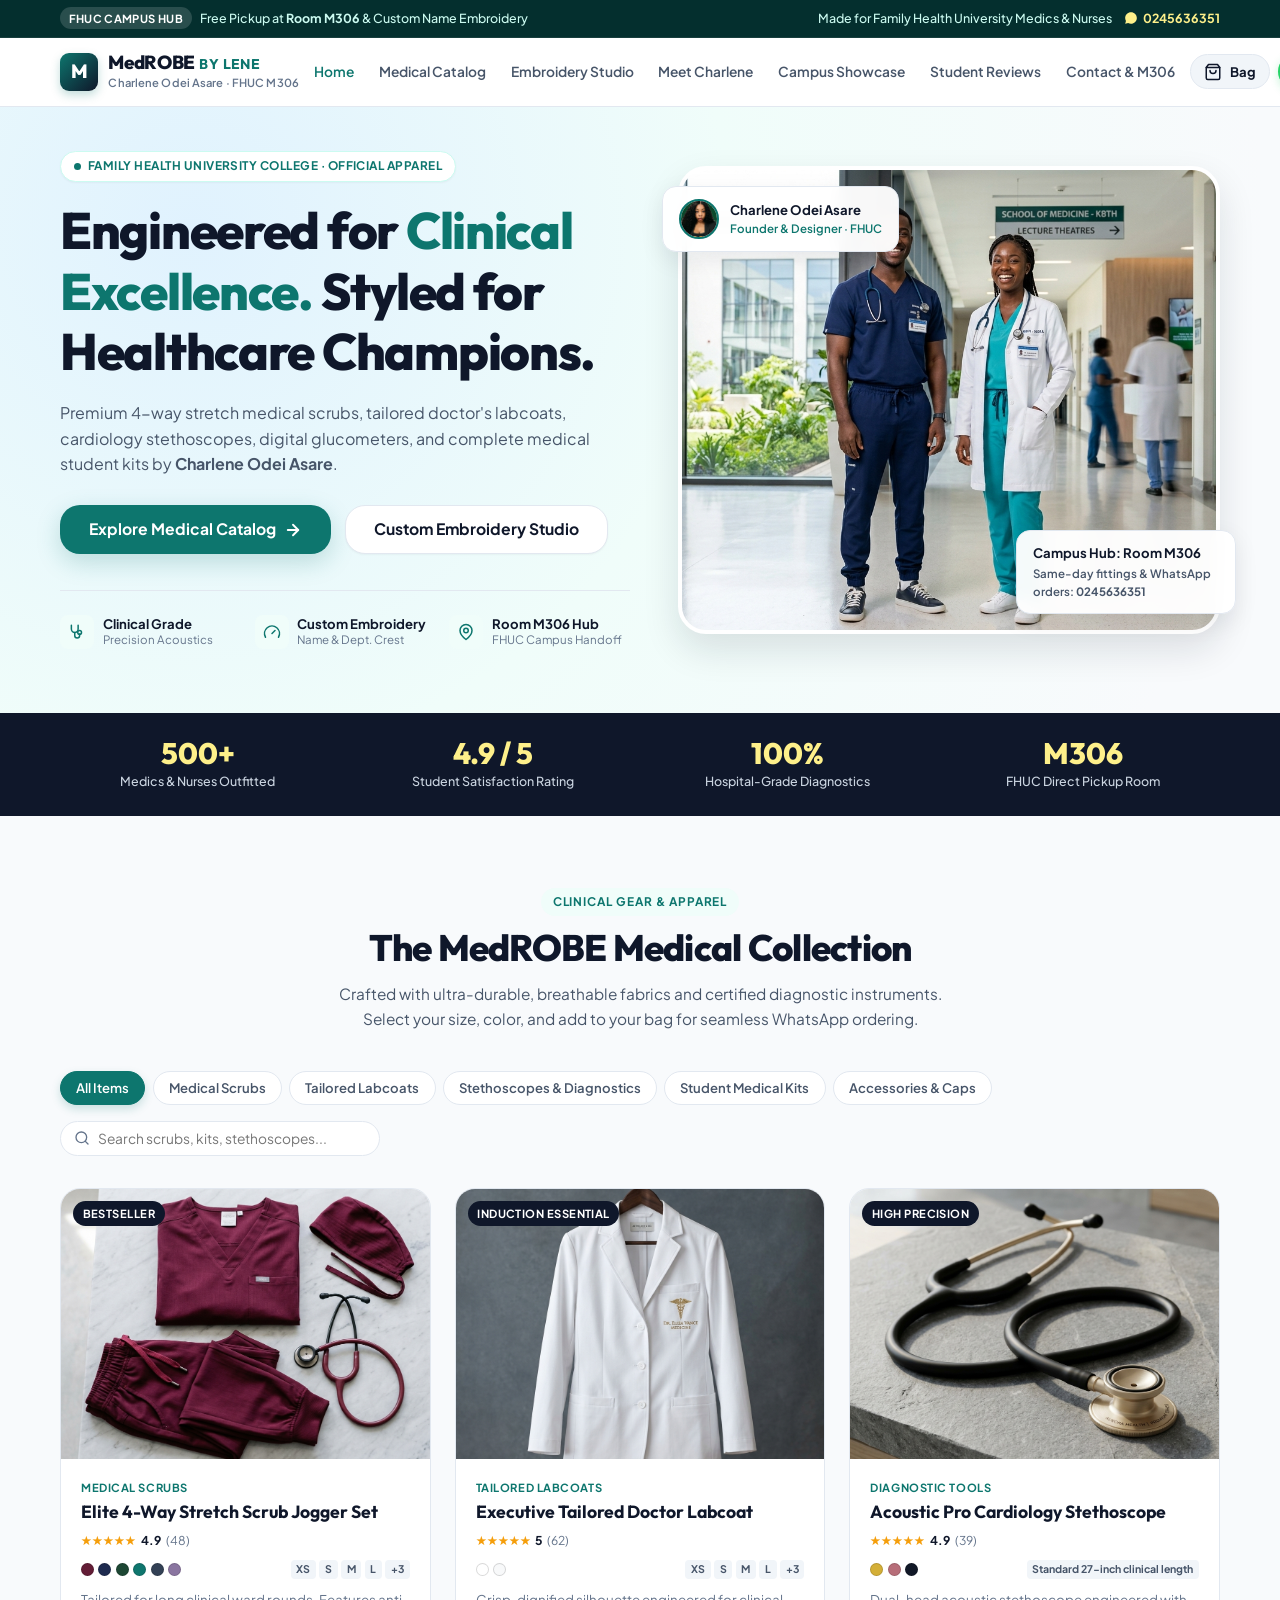
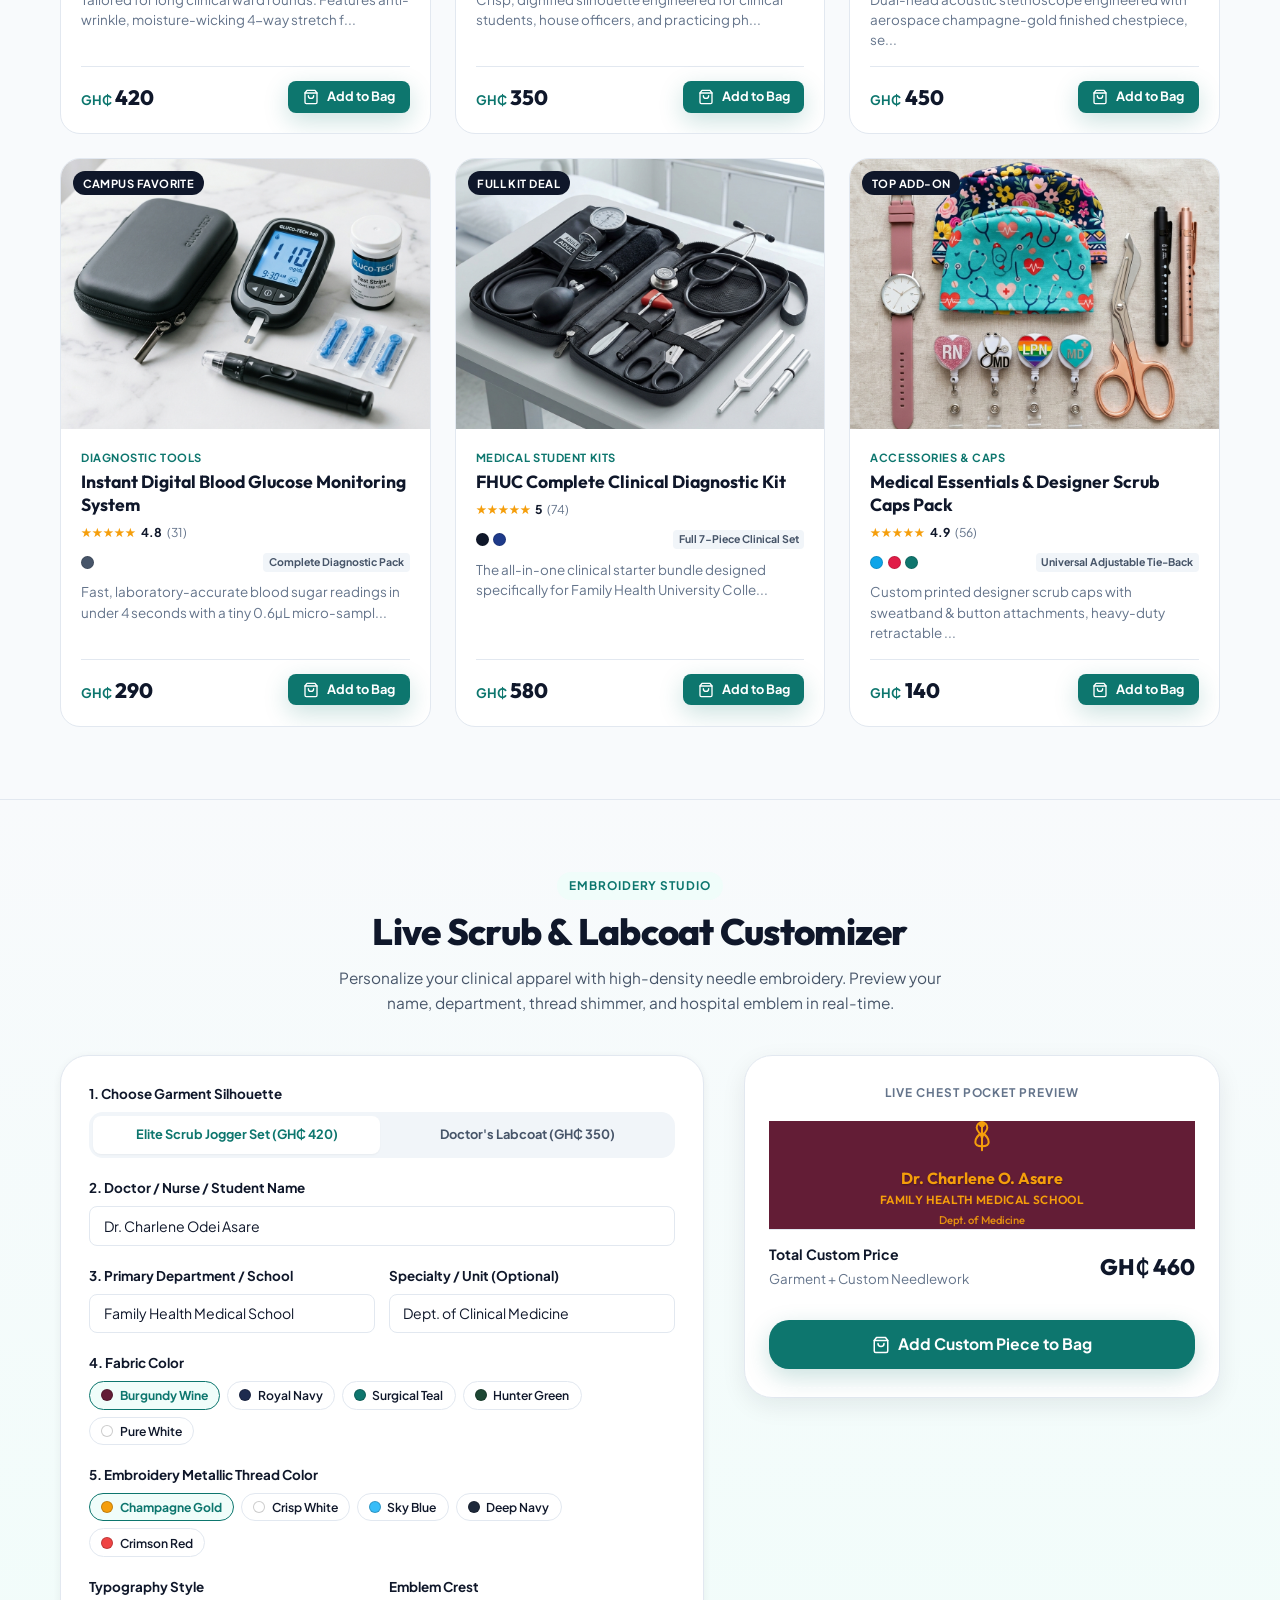
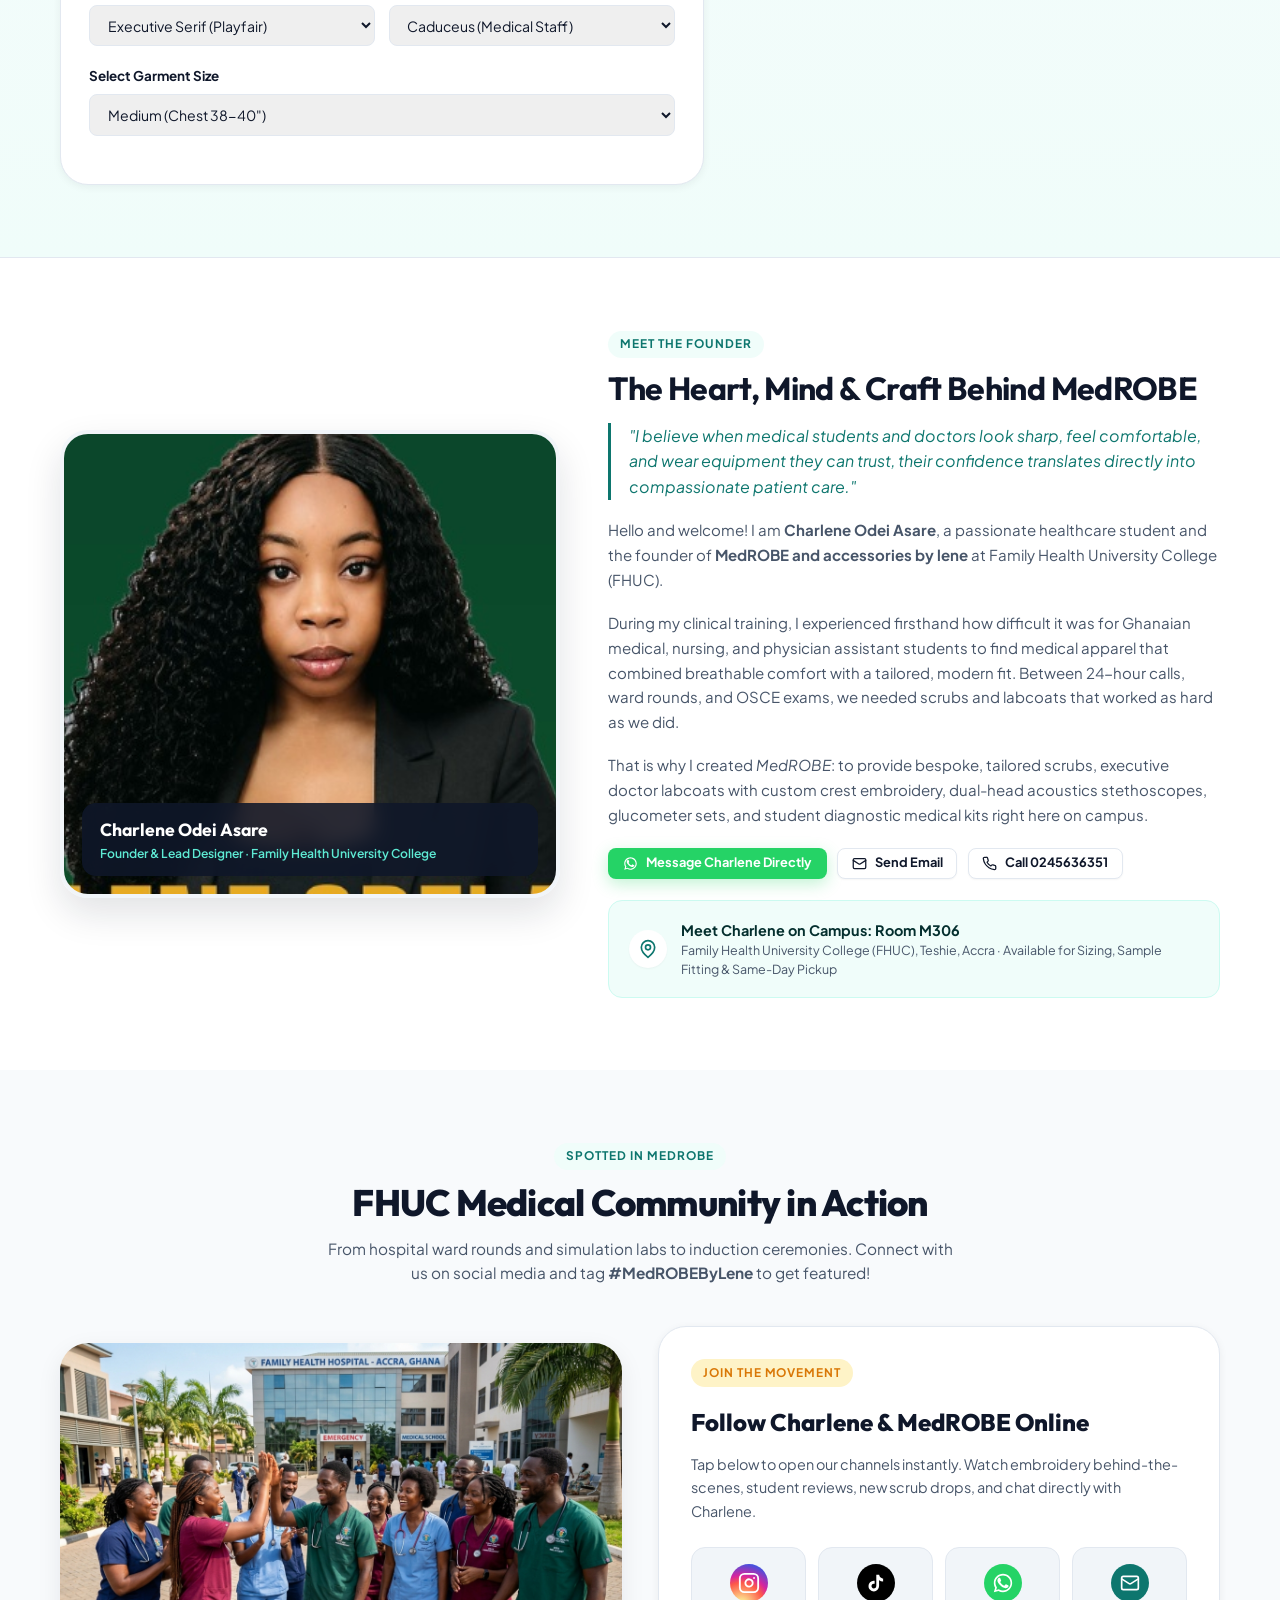
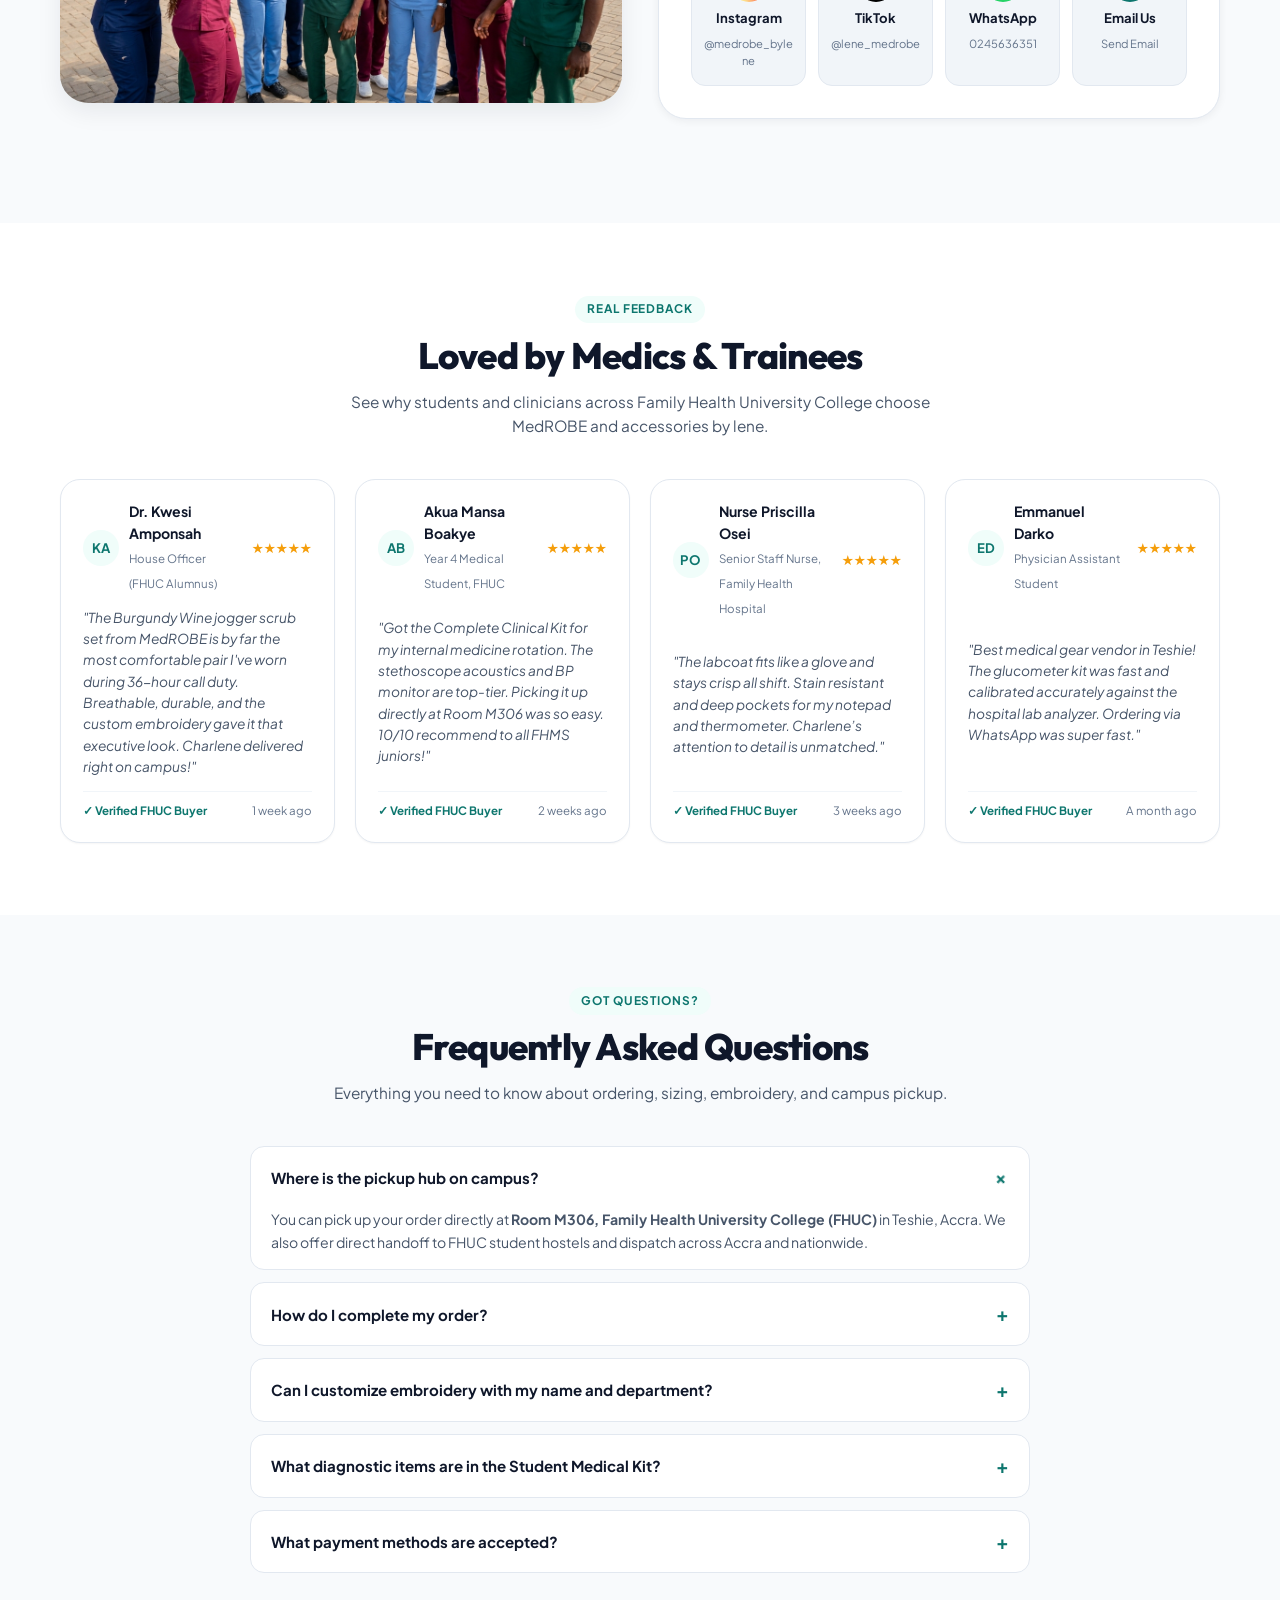
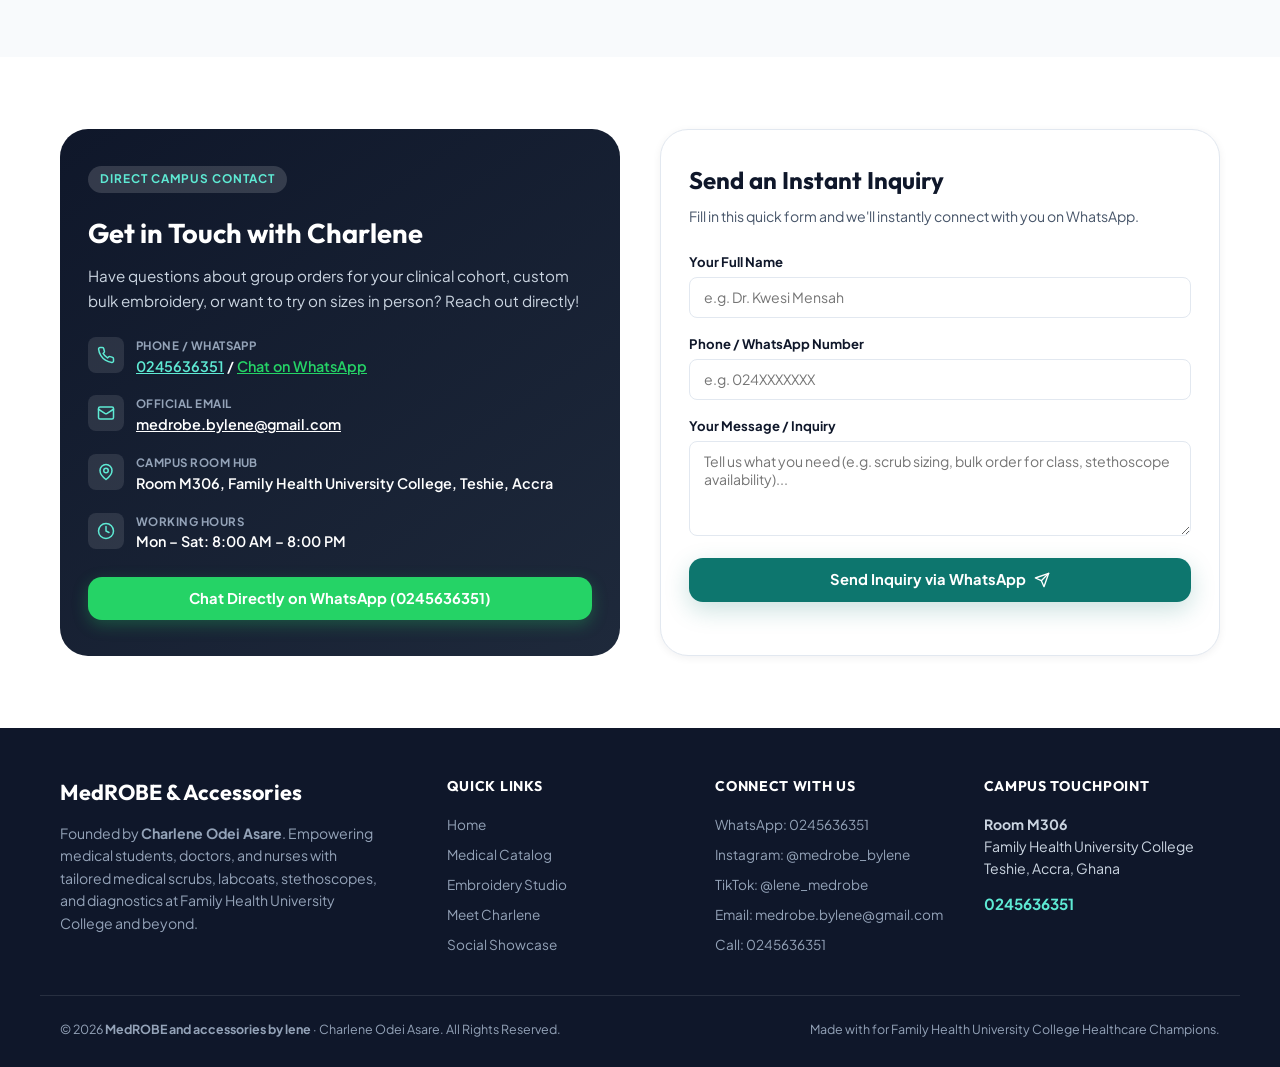
<file: index.html>
<!DOCTYPE html>
<html lang="en">
<head>
  <meta charset="UTF-8">
  <meta name="viewport" content="width=device-width, initial-scale=1.0">
  <title>MedROBE & Accessories by Lene | Medical Scrubs, Labcoats & Diagnostics</title>
  <meta name="description" content="Official showcase for MedROBE and accessories by lene, founded by Charlene Odei Asare at Family Health University College (FHUC). Medical scrubs, tailored labcoats, stethoscopes, glucometers, and diagnostic kits. Room M306, WhatsApp: 0245636351.">
  <meta name="keywords" content="MedROBE, Charlene Odei Asare, Family Health University College, FHUC, Medical Scrubs Ghana, Labcoats Accra, Stethoscopes, Glucometer, Medical Kits, Room M306, 0245636351">
  <link rel="stylesheet" href="css/style.css">
  <link rel="icon" href="data:image/svg+xml,<svg xmlns=%22http://www.w3.org/2000/svg%22 viewBox=%220 0 100 100%22><text y=%22.9em%22 font-size=%2290%22></text></svg>">
</head>
<body>

  <!-- Top Announcement Bar -->
  <aside class="top-bar" aria-label="Campus announcement">
    <div class="container top-bar-inner">
      <div class="top-bar-left">
        <span class="campus-pill">FHUC Campus Hub</span>
        <span>Free Pickup at <strong>Room M306</strong> & Custom Name Embroidery</span>
      </div>
      <div class="top-bar-right">
        <span>Made for Family Health University Medics & Nurses</span>
        <a href="https://wa.me/233245636351" target="_blank" rel="noopener" class="top-bar-link">
          <svg width="14" height="14" viewBox="0 0 24 24" fill="currentColor"><path d="M12 2C6.48 2 2 6.48 2 12c0 1.82.49 3.53 1.34 5L2 22l5.14-1.31C8.59 21.52 10.24 22 12 22c5.52 0 10-4.48 10-10S17.52 2 12 2z"/></svg>
          <span>0245636351</span>
        </a>
      </div>
    </div>
  </aside>

  <!-- Sticky Header & Navigation -->
  <header class="header-nav">
    <div class="container header-container">
      <a href="#hero" class="brand-link" aria-label="MedROBE by Lene Home">
        <div class="logo-badge">M</div>
        <div class="logo-text-group">
          <div class="logo-title">MedROBE <span>by lene</span></div>
          <div class="logo-tagline">Charlene Odei Asare · FHUC M306</div>
        </div>
      </a>

      <nav aria-label="Main Navigation">
        <ul class="desktop-nav" id="nav-menu">
          <li><a href="#hero" class="nav-item-link active">Home</a></li>
          <li><a href="#catalog" class="nav-item-link">Medical Catalog</a></li>
          <li><a href="#customizer" class="nav-item-link">Embroidery Studio</a></li>
          <li><a href="#founder" class="nav-item-link">Meet Charlene</a></li>
          <li><a href="#community" class="nav-item-link">Campus Showcase</a></li>
          <li><a href="#reviews" class="nav-item-link">Student Reviews</a></li>
          <li><a href="#contact" class="nav-item-link">Contact & M306</a></li>
          
        </ul>
      </nav>

      <div class="header-actions">
        <button class="bag-btn open-cart-btn" id="open-cart-header-btn" type="button" aria-label="Open WhatsApp Bag">
          <svg width="18" height="18" viewBox="0 0 24 24" fill="none" stroke="currentColor" stroke-width="2" stroke-linecap="round" stroke-linejoin="round"><path d="M6 2 3 6v14a2 2 0 0 0 2 2h14a2 2 0 0 0 2-2V6l-3-4Z"/><path d="M3 6h18"/><path d="M16 10a4 4 0 0 1-8 0"/></svg>
          <span>Bag</span>
          <span class="bag-count cart-count-badge" style="display: none;">0</span>
        </button>

        <a href="https://wa.me/233245636351?text=Hello%20Charlene%2C%20I%20am%20interested%20in%20MedROBE%20medical%20apparel%20and%20accessories." target="_blank" rel="noopener" class="header-wa-btn" id="nav-whatsapp-cta">
          <svg width="16" height="16" viewBox="0 0 24 24" fill="currentColor"><path d="M17.472 14.382c-.301-.15-1.78-.878-2.056-.979-.275-.1-.475-.15-.675.15-.2.3-.775.979-.95 1.179-.175.2-.351.225-.651.075-.3-.15-1.266-.467-2.412-1.488-.891-.795-1.493-1.777-1.668-2.077-.175-.3-.019-.462.131-.611.136-.134.301-.35.451-.525.15-.175.2-.3.3-.5.1-.2.05-.375-.025-.525-.075-.15-.676-1.631-.925-2.23-.243-.585-.49-.505-.675-.515l-.576-.01c-.2 0-.525.075-.8.375s-1.05 1.025-1.05 2.5 1.075 2.898 1.225 3.1c.15.2 2.115 3.23 5.124 4.53.716.31 1.275.495 1.71.634.718.228 1.372.196 1.888.118.576-.086 1.78-.727 2.03-1.428.25-.7.25-1.301.175-1.428-.075-.127-.275-.202-.576-.352z"/><path d="M12 2C6.477 2 2 6.477 2 12c0 1.89.525 3.66 1.438 5.168L2 22l4.98-1.408A9.957 9.957 0 0 0 12 22c5.523 0 10-4.477 10-10S17.523 2 12 2zm0 18.2a8.17 8.17 0 0 1-4.175-1.144l-.3-.178-2.96.837.842-2.885-.195-.31A8.163 8.163 0 0 1 3.8 12c0-4.522 3.678-8.2 8.2-8.2 4.522 0 8.2 3.678 8.2 8.2 0 4.522-3.678 8.2-8.2 8.2z"/></svg>
          <span>WhatsApp 0245636351</span>
        </a>

        <button class="mobile-menu-btn" id="mobile-nav-toggle" type="button" aria-label="Toggle Navigation">
          <svg width="22" height="22" viewBox="0 0 24 24" fill="none" stroke="currentColor" stroke-width="2" stroke-linecap="round" stroke-linejoin="round"><line x1="3" y1="12" x2="21" y2="12"/><line x1="3" y1="6" x2="21" y2="6"/><line x1="3" y1="18" x2="21" y2="18"/></svg>
        </button>
      </div>
    </div>
  </header>

  <!-- Hero Section -->
  <section class="hero-wrapper" id="hero">
    <div class="container hero-grid-2col">
      <div class="hero-left-content">
        <div class="hero-meta-badge">
          <span class="pulsing-dot"></span>
          <span>Family Health University College · Official Apparel</span>
        </div>

        <h1 class="hero-main-title">
          Engineered for <span class="gradient-text">Clinical Excellence.</span> Styled for Healthcare Champions.
        </h1>

        <p class="hero-body-text">
          Premium 4-way stretch medical scrubs, tailored doctor's labcoats, cardiology stethoscopes, digital glucometers, and complete medical student kits by <strong>Charlene Odei Asare</strong>.
        </p>

        <div class="hero-actions-row">
          <a href="#catalog" class="btn btn-primary btn-lg">
            <span>Explore Medical Catalog</span>
            <svg width="18" height="18" viewBox="0 0 24 24" fill="none" stroke="currentColor" stroke-width="2.5" stroke-linecap="round" stroke-linejoin="round"><path d="M5 12h14"/><path d="m12 5 7 7-7 7"/></svg>
          </a>
          <a href="#customizer" class="btn btn-secondary btn-lg">
            <span> Custom Embroidery Studio</span>
          </a>
        </div>

        <div class="hero-perks-row">
          <div class="perk-card">
            <div class="perk-icon-sq">
              <svg width="18" height="18" viewBox="0 0 24 24" fill="none" stroke="currentColor" stroke-width="2" stroke-linecap="round" stroke-linejoin="round"><path d="M4.5 3v5a4.5 4.5 0 0 0 9 0V3"/><path d="M9 12.5v4.25a3.25 3.25 0 0 0 6.5 0v-2"/><circle cx="15.5" cy="12.5" r="2.5"/></svg>
            </div>
            <div>
              <div class="perk-title">Clinical Grade</div>
              <div class="perk-sub">Precision Acoustics</div>
            </div>
          </div>

          <div class="perk-card">
            <div class="perk-icon-sq">
              <svg width="18" height="18" viewBox="0 0 24 24" fill="none" stroke="currentColor" stroke-width="2" stroke-linecap="round" stroke-linejoin="round"><path d="m12 14 4-4"/><path d="M3.34 19a10 10 0 1 1 17.32 0"/></svg>
            </div>
            <div>
              <div class="perk-title">Custom Embroidery</div>
              <div class="perk-sub">Name & Dept. Crest</div>
            </div>
          </div>

          <div class="perk-card">
            <div class="perk-icon-sq">
              <svg width="18" height="18" viewBox="0 0 24 24" fill="none" stroke="currentColor" stroke-width="2" stroke-linecap="round" stroke-linejoin="round"><path d="M20 10c0 6-8 12-8 12s-8-6-8-12a8 8 0 0 1 16 0Z"/><circle cx="12" cy="10" r="3"/></svg>
            </div>
            <div>
              <div class="perk-title">Room M306 Hub</div>
              <div class="perk-sub">FHUC Campus Handoff</div>
            </div>
          </div>
        </div>
      </div>

      <div class="hero-media-wrapper">
        <div class="hero-visual-card">
          <img src="assets/images/hero-african.jpg" alt="MedROBE Medical Scrubs and Labcoats by Charlene Odei Asare">
        </div>

        <div class="floating-pill pill-founder">
          <img src="assets/images/founder.jpg" alt="Charlene Odei Asare">
          <div>
            <div class="pill-title">Charlene Odei Asare</div>
            <div class="pill-sub">Founder & Designer · FHUC</div>
          </div>
        </div>

        <div class="floating-pill pill-campus">
          <div class="pill-title"> Campus Hub: Room M306</div>
          <div class="pill-sub" style="color: var(--text-muted); margin-top: 2px;">
            Same-day fittings & WhatsApp orders: <strong>0245636351</strong>
          </div>
        </div>
      </div>
    </div>
  </section>

  <!-- Trust Stats Strip -->
  <section class="stats-strip">
    <div class="container stats-grid">
      <div>
        <div class="stat-cell-num">500+</div>
        <div class="stat-cell-label">Medics & Nurses Outfitted</div>
      </div>
      <div>
        <div class="stat-cell-num">4.9 / 5</div>
        <div class="stat-cell-label">Student Satisfaction Rating</div>
      </div>
      <div>
        <div class="stat-cell-num">100%</div>
        <div class="stat-cell-label">Hospital-Grade Diagnostics</div>
      </div>
      <div>
        <div class="stat-cell-num">M306</div>
        <div class="stat-cell-label">FHUC Direct Pickup Room</div>
      </div>
    </div>
  </section>

  <!-- Product Catalog Section -->
  <section class="section" id="catalog">
    <div class="container">
      <div class="section-head">
        <span class="section-eyebrow">Clinical Gear & Apparel</span>
        <h2 class="section-heading">The MedROBE Medical Collection</h2>
        <p class="section-desc">
          Crafted with ultra-durable, breathable fabrics and certified diagnostic instruments. Select your size, color, and add to your bag for seamless WhatsApp ordering.
        </p>
      </div>

      <div class="catalog-controls">
        <div class="filter-pill-group" role="tablist">
          <button class="filter-pill-btn active" data-category="all" type="button">All Items</button>
          <button class="filter-pill-btn" data-category="scrubs" type="button">Medical Scrubs</button>
          <button class="filter-pill-btn" data-category="labcoats" type="button">Tailored Labcoats</button>
          <button class="filter-pill-btn" data-category="diagnostics" type="button">Stethoscopes & Diagnostics</button>
          <button class="filter-pill-btn" data-category="kits" type="button">Student Medical Kits</button>
          <button class="filter-pill-btn" data-category="accessories" type="button">Accessories & Caps</button>
        </div>

        <div class="search-field-wrap">
          <svg class="search-icon-svg" width="16" height="16" viewBox="0 0 24 24" fill="none" stroke="currentColor" stroke-width="2" stroke-linecap="round" stroke-linejoin="round"><circle cx="11" cy="11" r="8"/><path d="m21 21-4.3-4.3"/></svg>
          <input type="text" id="catalog-search-input" class="catalog-search-input" placeholder="Search scrubs, kits, stethoscopes...">
        </div>
      </div>

      <!-- Products Grid -->
      <div class="products-grid-3col" id="products-grid">
        <!-- Rendered dynamically by app.js -->
      </div>
    </div>
  </section>

  <!-- Live Scrub & Labcoat Embroidery Studio -->
  <section class="section customizer-section-wrap" id="customizer">
    <div class="container">
      <div class="section-head">
        <span class="section-eyebrow">Embroidery Studio</span>
        <h2 class="section-heading">Live Scrub & Labcoat Customizer</h2>
        <p class="section-desc">
          Personalize your clinical apparel with high-density needle embroidery. Preview your name, department, thread shimmer, and hospital emblem in real-time.
        </p>
      </div>

      <div class="customizer-split-grid">
        <!-- Form Controls -->
        <div class="customizer-card">
          <div class="control-block">
            <label class="control-label">1. Choose Garment Silhouette</label>
            <div class="pill-toggle-switch">
              <input type="radio" id="type-scrub" name="apparel-type" value="scrub" checked>
              <label for="type-scrub">Elite Scrub Jogger Set (GH₵ 420)</label>
              
              <input type="radio" id="type-labcoat" name="apparel-type" value="labcoat">
              <label for="type-labcoat">Doctor's Labcoat (GH₵ 350)</label>
            </div>
          </div>

          <div class="control-block">
            <label class="control-label" for="custom-name">2. Doctor / Nurse / Student Name</label>
            <input type="text" id="custom-name" class="custom-text-input" placeholder="e.g. Dr. Charlene Odei Asare" value="Dr. Charlene Odei Asare" maxlength="32">
          </div>

          <div class="grid-2col-compact">
            <div class="control-block">
              <label class="control-label" for="custom-dept">3. Primary Department / School</label>
              <input type="text" id="custom-dept" class="custom-text-input" placeholder="e.g. Family Health Medical School" value="Family Health Medical School" maxlength="36">
            </div>

            <div class="control-block">
              <label class="control-label" for="custom-subdept">Specialty / Unit (Optional)</label>
              <input type="text" id="custom-subdept" class="custom-text-input" placeholder="e.g. Dept. of Clinical Medicine" value="Dept. of Clinical Medicine" maxlength="30">
            </div>
          </div>

          <div class="control-block">
            <label class="control-label">4. Fabric Color</label>
            <div class="color-swatch-picker">
              <button type="button" class="swatch-btn fabric-color-btn active" data-hex="#631d36" data-name="Burgundy Wine">
                <span class="swatch-circle" style="background-color: #631d36;"></span> Burgundy Wine
              </button>
              <button type="button" class="swatch-btn fabric-color-btn" data-hex="#1e2b4f" data-name="Royal Navy">
                <span class="swatch-circle" style="background-color: #1e2b4f;"></span> Royal Navy
              </button>
              <button type="button" class="swatch-btn fabric-color-btn" data-hex="#0f766e" data-name="Surgical Teal">
                <span class="swatch-circle" style="background-color: #0f766e;"></span> Surgical Teal
              </button>
              <button type="button" class="swatch-btn fabric-color-btn" data-hex="#1d4734" data-name="Hunter Green">
                <span class="swatch-circle" style="background-color: #1d4734;"></span> Hunter Green
              </button>
              <button type="button" class="swatch-btn fabric-color-btn" data-hex="#ffffff" data-name="Pure White">
                <span class="swatch-circle" style="background-color: #ffffff;"></span> Pure White
              </button>
            </div>
          </div>

          <div class="control-block">
            <label class="control-label">5. Embroidery Metallic Thread Color</label>
            <div class="color-swatch-picker">
              <button type="button" class="swatch-btn thread-color-btn active" data-hex="#f59e0b" data-name="Champagne Gold">
                <span class="swatch-circle" style="background-color: #f59e0b;"></span> Champagne Gold
              </button>
              <button type="button" class="swatch-btn thread-color-btn" data-hex="#ffffff" data-name="Crisp White">
                <span class="swatch-circle" style="background-color: #ffffff;"></span> Crisp White
              </button>
              <button type="button" class="swatch-btn thread-color-btn" data-hex="#38bdf8" data-name="Sky Blue">
                <span class="swatch-circle" style="background-color: #38bdf8;"></span> Sky Blue
              </button>
              <button type="button" class="swatch-btn thread-color-btn" data-hex="#1e293b" data-name="Deep Navy">
                <span class="swatch-circle" style="background-color: #1e293b;"></span> Deep Navy
              </button>
              <button type="button" class="swatch-btn thread-color-btn" data-hex="#ef4444" data-name="Crimson Red">
                <span class="swatch-circle" style="background-color: #ef4444;"></span> Crimson Red
              </button>
            </div>
          </div>

          <div class="grid-2col-compact">
            <div class="control-block">
              <label class="control-label" for="custom-font">Typography Style</label>
              <select id="custom-font" class="custom-text-input">
                <option value="serif">Executive Serif (Playfair)</option>
                <option value="sans">Modern Clean (Jakarta)</option>
                <option value="script">Couture Script (Signature)</option>
              </select>
            </div>

            <div class="control-block">
              <label class="control-label" for="custom-icon">Emblem Crest</label>
              <select id="custom-icon" class="custom-text-input">
                <option value="caduceus">Caduceus (Medical Staff)</option>
                <option value="heartbeat">Cardio Heartbeat Pulse</option>
                <option value="stethoscope">Acoustic Stethoscope</option>
                <option value="fhuc">FHUC Academic Shield</option>
                <option value="none">Text Only (No Crest)</option>
              </select>
            </div>
          </div>

          <div class="control-block">
            <label class="control-label" for="custom-size">Select Garment Size</label>
            <select id="custom-size" class="custom-text-input">
              <option value="XS">XS (Chest 32-34")</option>
              <option value="S">Small (Chest 35-37")</option>
              <option value="M" selected>Medium (Chest 38-40")</option>
              <option value="L">Large (Chest 41-43")</option>
              <option value="XL">XL (Chest 44-46")</option>
              <option value="2XL">2XL (Chest 47-49")</option>
              <option value="3XL">3XL (Chest 50-53")</option>
            </select>
          </div>
        </div>

        <!-- Live Visualizer Mock Pocket -->
        <div class="sticky-preview-box">
          <div class="pocket-canvas-card">
            <div class="canvas-header-tag">Live Chest Pocket Preview</div>
            
            <div class="realistic-scrub-pocket" id="embroidery-preview-pocket">
              <div class="pocket-inner-stitch"></div>
              
              <div class="preview-crest-svg" id="preview-icon-wrapper">
                <!-- SVG Crest Loaded Dynamically -->
              </div>
              <div class="preview-name-text font-serif" id="preview-text-name">
                Dr. Charlene Odei Asare
              </div>
              <div class="preview-dept-text font-serif" id="preview-text-dept">
                Family Health Medical School
              </div>
              <div class="preview-subdept-text font-serif" id="preview-text-subdept">
                Dept. of Clinical Medicine
              </div>
            </div>

            <div class="calc-price-row">
              <div style="text-align: left;">
                <div style="font-weight: 700; font-size: 0.88rem; color: var(--secondary);">Total Custom Price</div>
                <small style="color: var(--text-subtle);">Garment + Custom Needlework</small>
              </div>
              <div class="calc-price-tag" id="customizer-price-val">GH₵ 460</div>
            </div>

            <button class="btn btn-primary btn-lg btn-block" id="add-custom-to-cart-btn" type="button">
              <svg width="18" height="18" viewBox="0 0 24 24" fill="none" stroke="currentColor" stroke-width="2" stroke-linecap="round" stroke-linejoin="round"><path d="M6 2 3 6v14a2 2 0 0 0 2 2h14a2 2 0 0 0 2-2V6l-3-4Z"/><path d="M3 6h18"/><path d="M16 10a4 4 0 0 1-8 0"/></svg>
              <span>Add Custom Piece to Bag</span>
            </button>
          </div>
        </div>
      </div>
    </div>
  </section>

  <!-- Founder & Campus Story (Meet Charlene Odei Asare) -->
  <section class="section founder-story-wrap" id="founder">
    <div class="container founder-split-2col">
      <div class="founder-visual-frame">
        <img src="assets/images/founder.jpg" alt="Charlene Odei Asare - Founder of MedROBE and Accessories by Lene">
        <div class="founder-overlay-badge">
          <div class="overlay-founder-name">Charlene Odei Asare</div>
          <div class="overlay-founder-sub">Founder & Lead Designer · Family Health University College</div>
        </div>
      </div>

      <div class="founder-story-block">
        <span class="section-eyebrow">Meet The Founder</span>
        <h3>The Heart, Mind & Craft Behind MedROBE</h3>
        
        <p class="quote-highlight">
          "I believe when medical students and doctors look sharp, feel comfortable, and wear equipment they can trust, their confidence translates directly into compassionate patient care."
        </p>

        <p class="story-para">
          Hello and welcome! I am <strong>Charlene Odei Asare</strong>, a passionate healthcare student and the founder of <strong>MedROBE and accessories by lene</strong> at Family Health University College (FHUC).
        </p>
        <p class="story-para">
          During my clinical training, I experienced firsthand how difficult it was for Ghanaian medical, nursing, and physician assistant students to find medical apparel that combined breathable comfort with a tailored, modern fit. Between 24-hour calls, ward rounds, and OSCE exams, we needed scrubs and labcoats that worked as hard as we did.
        </p>
        <p class="story-para">
          That is why I created <em>MedROBE</em>: to provide bespoke, tailored scrubs, executive doctor labcoats with custom crest embroidery, dual-head acoustics stethoscopes, glucometer sets, and student diagnostic medical kits right here on campus.
        </p>

        <!-- Direct Founder Contact Touchpoints -->
        <div style="display: flex; gap: 0.65rem; margin: 1.25rem 0; flex-wrap: wrap;">
          <a href="https://wa.me/233245636351?text=Hello%20Charlene,%20I%20just%20read%20your%20story%20on%20MedROBE%20and%20would%20love%20to%20connect!" target="_blank" rel="noopener" class="btn btn-whatsapp btn-sm">
            <svg width="15" height="15" viewBox="0 0 24 24" fill="currentColor"><path d="M17.472 14.382c-.301-.15-1.78-.878-2.056-.979-.275-.1-.475-.15-.675.15-.2.3-.775.979-.95 1.179-.175.2-.351.225-.651.075-.3-.15-1.266-.467-2.412-1.488-.891-.795-1.493-1.777-1.668-2.077-.175-.3-.019-.462.131-.611.136-.134.301-.35.451-.525.15-.175.2-.3.3-.5.1-.2.05-.375-.025-.525-.075-.15-.676-1.631-.925-2.23-.243-.585-.49-.505-.675-.515l-.576-.01c-.2 0-.525.075-.8.375s-1.05 1.025-1.05 2.5 1.075 2.898 1.225 3.1c.15.2 2.115 3.23 5.124 4.53.716.31 1.275.495 1.71.634.718.228 1.372.196 1.888.118.576-.086 1.78-.727 2.03-1.428.25-.7.25-1.301.175-1.428-.075-.127-.275-.202-.576-.352z"/><path d="M12 2C6.477 2 2 6.477 2 12c0 1.89.525 3.66 1.438 5.168L2 22l4.98-1.408A9.957 9.957 0 0 0 12 22c5.523 0 10-4.477 10-10S17.523 2 12 2zm0 18.2a8.17 8.17 0 0 1-4.175-1.144l-.3-.178-2.96.837.842-2.885-.195-.31A8.163 8.163 0 0 1 3.8 12c0-4.522 3.678-8.2 8.2-8.2 4.522 0 8.2 3.678 8.2 8.2 0 4.522-3.678 8.2-8.2 8.2z"/></svg>
            <span>Message Charlene Directly</span>
          </a>
          <a href="mailto:medrobe.bylene@gmail.com?subject=Hello%20Charlene%20-%20MedROBE%20Inquiry" class="btn btn-secondary btn-sm">
            <svg width="15" height="15" viewBox="0 0 24 24" fill="none" stroke="currentColor" stroke-width="2" stroke-linecap="round" stroke-linejoin="round"><rect width="20" height="16" x="2" y="4" rx="2"/><path d="m22 7-8.97 5.7a1.94 1.94 0 0 1-2.06 0L2 7"/></svg>
            <span>Send Email</span>
          </a>
          <a href="tel:0245636351" class="btn btn-secondary btn-sm">
            <svg width="15" height="15" viewBox="0 0 24 24" fill="none" stroke="currentColor" stroke-width="2" stroke-linecap="round" stroke-linejoin="round"><path d="M22 16.92v3a2 2 0 0 1-2.18 2 19.79 19.79 0 0 1-8.63-3.07 19.5 19.5 0 0 1-6-6 19.79 19.79 0 0 1-3.07-8.67A2 2 0 0 1 4.11 2h3a2 2 0 0 1 2 1.72 12.84 12.84 0 0 0 .7 2.81 2 2 0 0 1-.45 2.11L8.09 9.91a16 16 0 0 0 6 6l1.27-1.27a2 2 0 0 1 2.11-.45 12.84 12.84 0 0 0 2.81.7A2 2 0 0 1 22 16.92z"/></svg>
            <span>Call 0245636351</span>
          </a>
        </div>

        <div class="campus-location-card">
          <div class="location-icon-bubble">
            <svg width="20" height="20" viewBox="0 0 24 24" fill="none" stroke="currentColor" stroke-width="2" stroke-linecap="round" stroke-linejoin="round"><path d="M20 10c0 6-8 12-8 12s-8-6-8-12a8 8 0 0 1 16 0Z"/><circle cx="12" cy="10" r="3"/></svg>
          </div>
          <div>
            <div class="loc-title">Meet Charlene on Campus: Room M306</div>
            <div class="loc-desc">Family Health University College (FHUC), Teshie, Accra · Available for Sizing, Sample Fitting & Same-Day Pickup</div>
          </div>
        </div>
      </div>
    </div>
  </section>

  <!-- Community & Social Showcase -->
  <section class="section" id="community">
    <div class="container">
      <div class="section-head">
        <span class="section-eyebrow">Spotted in MedROBE</span>
        <h2 class="section-heading">FHUC Medical Community in Action</h2>
        <p class="section-desc">
          From hospital ward rounds and simulation labs to induction ceremonies. Connect with us on social media and tag <strong>#MedROBEByLene</strong> to get featured!
        </p>
      </div>

      <div class="community-grid-2col">
        <div class="community-photo-card">
          <img src="assets/images/community-african.jpg" alt="Family Health University College Medical Students wearing MedROBE scrubs">
        </div>

        <div class="social-hub-box">
          <span class="section-eyebrow" style="background: var(--accent-gold-light); color: var(--accent-gold);">Join the Movement</span>
          <h3 class="social-hub-title">Follow Charlene & MedROBE Online</h3>
          <p class="social-hub-text">
            Tap below to open our channels instantly. Watch embroidery behind-the-scenes, student reviews, new scrub drops, and chat directly with Charlene.
          </p>

          <div class="social-cards-grid">
            <a href="https://instagram.com/medrobe_bylene" target="_blank" rel="noopener" class="social-pill-card" title="Open Instagram Profile">
              <div class="social-icon-wrapper icon-ig">
                <svg width="22" height="22" viewBox="0 0 24 24" fill="none" stroke="currentColor" stroke-width="2" stroke-linecap="round" stroke-linejoin="round"><rect width="20" height="20" x="2" y="2" rx="5" ry="5"/><path d="M16 11.37A4 4 0 1 1 12.63 8 4 4 0 0 1 16 11.37z"/><line x1="17.5" x2="17.51" y1="6.5" y2="6.5"/></svg>
              </div>
              <div class="social-platform-title">Instagram</div>
              <div class="social-handle-sub">@medrobe_bylene</div>
            </a>

            <a href="https://tiktok.com/@lene_medrobe" target="_blank" rel="noopener" class="social-pill-card" title="Open TikTok Profile">
              <div class="social-icon-wrapper icon-tt">
                <svg width="20" height="20" viewBox="0 0 24 24" fill="currentColor"><path d="M19.59 6.69a4.83 4.83 0 0 1-3.77-4.25V2h-3.45v13.67a2.89 2.89 0 0 1-5.2 1.74 2.89 2.89 0 0 1 2.31-4.64c.298-.002.595.042.88.13V9.4a6.33 6.33 0 0 0-1-.08A6.34 6.34 0 0 0 3 15.66a6.34 6.34 0 0 0 10.82 4.48 6.3 6.3 0 0 0 1.87-4.47V8.62a8.27 8.27 0 0 0 4.85 1.54V6.71a4.82 4.82 0 0 1-.95-.02z"/></svg>
              </div>
              <div class="social-platform-title">TikTok</div>
              <div class="social-handle-sub">@lene_medrobe</div>
            </a>

            <a href="https://wa.me/233245636351?text=Hello%20Charlene,%20I'm%20reaching%20out%20from%20the%20MedROBE%20website!" target="_blank" rel="noopener" class="social-pill-card" title="Open WhatsApp Chat">
              <div class="social-icon-wrapper icon-wa">
                <svg width="22" height="22" viewBox="0 0 24 24" fill="currentColor"><path d="M17.472 14.382c-.301-.15-1.78-.878-2.056-.979-.275-.1-.475-.15-.675.15-.2.3-.775.979-.95 1.179-.175.2-.351.225-.651.075-.3-.15-1.266-.467-2.412-1.488-.891-.795-1.493-1.777-1.668-2.077-.175-.3-.019-.462.131-.611.136-.134.301-.35.451-.525.15-.175.2-.3.3-.5.1-.2.05-.375-.025-.525-.075-.15-.676-1.631-.925-2.23-.243-.585-.49-.505-.675-.515l-.576-.01c-.2 0-.525.075-.8.375s-1.05 1.025-1.05 2.5 1.075 2.898 1.225 3.1c.15.2 2.115 3.23 5.124 4.53.716.31 1.275.495 1.71.634.718.228 1.372.196 1.888.118.576-.086 1.78-.727 2.03-1.428.25-.7.25-1.301.175-1.428-.075-.127-.275-.202-.576-.352z"/><path d="M12 2C6.477 2 2 6.477 2 12c0 1.89.525 3.66 1.438 5.168L2 22l4.98-1.408A9.957 9.957 0 0 0 12 22c5.523 0 10-4.477 10-10S17.523 2 12 2zm0 18.2a8.17 8.17 0 0 1-4.175-1.144l-.3-.178-2.96.837.842-2.885-.195-.31A8.163 8.163 0 0 1 3.8 12c0-4.522 3.678-8.2 8.2-8.2 4.522 0 8.2 3.678 8.2 8.2 0 4.522-3.678 8.2-8.2 8.2z"/></svg>
              </div>
              <div class="social-platform-title">WhatsApp</div>
              <div class="social-handle-sub">0245636351</div>
            </a>

            <a href="mailto:medrobe.bylene@gmail.com?subject=Inquiry%20from%20MedROBE%20Website&body=Hello%20Charlene,%0A%0AI%20am%20interested%20in%20MedROBE%20products:%0A%0A" class="social-pill-card" title="Send Direct Email">
              <div class="social-icon-wrapper" style="background: var(--primary);">
                <svg width="20" height="20" viewBox="0 0 24 24" fill="none" stroke="currentColor" stroke-width="2" stroke-linecap="round" stroke-linejoin="round"><rect width="20" height="16" x="2" y="4" rx="2"/><path d="m22 7-8.97 5.7a1.94 1.94 0 0 1-2.06 0L2 7"/></svg>
              </div>
              <div class="social-platform-title">Email Us</div>
              <div class="social-handle-sub">Send Email</div>
            </a>
          </div>
        </div>
      </div>
    </div>
  </section>

  <!-- Testimonials & Reviews -->
  <section class="section" id="reviews" style="background: #ffffff;">
    <div class="container">
      <div class="section-head">
        <span class="section-eyebrow">Real Feedback</span>
        <h2 class="section-heading">Loved by Medics & Trainees</h2>
        <p class="section-desc">
          See why students and clinicians across Family Health University College choose MedROBE and accessories by lene.
        </p>
      </div>

      <div class="reviews-grid-wrap" id="reviews-grid">
        <!-- Dynamically rendered -->
      </div>
    </div>
  </section>

  <!-- FAQ Section -->
  <section class="section" id="faq">
    <div class="container">
      <div class="section-head">
        <span class="section-eyebrow">Got Questions?</span>
        <h2 class="section-heading">Frequently Asked Questions</h2>
        <p class="section-desc">Everything you need to know about ordering, sizing, embroidery, and campus pickup.</p>
      </div>

      <div class="faq-container-narrow">
        <div class="faq-panel active">
          <div class="faq-trigger">
            <span>Where is the pickup hub on campus?</span>
            <span class="faq-plus-icon">+</span>
          </div>
          <div class="faq-body-content">
            You can pick up your order directly at <strong>Room M306, Family Health University College (FHUC)</strong> in Teshie, Accra. We also offer direct handoff to FHUC student hostels and dispatch across Accra and nationwide.
          </div>
        </div>

        <div class="faq-panel">
          <div class="faq-trigger">
            <span>How do I complete my order?</span>
            <span class="faq-plus-icon">+</span>
          </div>
          <div class="faq-body-content">
            Simply add your desired scrubs, labcoats, stethoscopes, or kits to the online bag, and click <strong>"Send Order via WhatsApp"</strong>. This generates a structured order message sent directly to Charlene at <strong>0245636351</strong> for instant confirmation.
          </div>
        </div>

        <div class="faq-panel">
          <div class="faq-trigger">
            <span>Can I customize embroidery with my name and department?</span>
            <span class="faq-plus-icon">+</span>
          </div>
          <div class="faq-body-content">
            Yes! Our interactive Embroidery Studio lets you enter your exact title, name, and department (e.g. <em>Dr. Charlene Odei Asare / Family Health Medical School</em>) in gold, white, or navy thread with high precision needle stitching.
          </div>
        </div>

        <div class="faq-panel">
          <div class="faq-trigger">
            <span>What diagnostic items are in the Student Medical Kit?</span>
            <span class="faq-plus-icon">+</span>
          </div>
          <div class="faq-body-content">
            The Complete Diagnostic Kit includes a calibrated aneroid blood pressure sphygmomanometer cuff, dual-head acoustic stethoscope, Taylor percussion reflex hammer, C128 neurological tuning fork, LED diagnostic pupil penlight, trauma shears, and padded zippered carry organizer.
          </div>
        </div>

        <div class="faq-panel">
          <div class="faq-trigger">
            <span>What payment methods are accepted?</span>
            <span class="faq-plus-icon">+</span>
          </div>
          <div class="faq-body-content">
            We accept MTN Mobile Money (MoMo), Telecel Cash, Bank Transfer, and Cash on Campus Pickup at Room M306.
          </div>
        </div>
      </div>
    </div>
  </section>

  <!-- Contact & Direct Inquiry -->
  <section class="section" id="contact" style="background: #ffffff;">
    <div class="container contact-grid-2col">
      <div class="contact-dark-card">
        <div>
          <span class="section-eyebrow" style="background: rgba(255,255,255,0.15); color: #5eead4;">Direct Campus Contact</span>
          <h3 style="color: #ffffff; margin-top: 0.5rem;">Get in Touch with Charlene</h3>
          <p style="color: #cbd5e1; font-size: 0.95rem; line-height: 1.6;">
            Have questions about group orders for your clinical cohort, custom bulk embroidery, or want to try on sizes in person? Reach out directly!
          </p>

          <div class="contact-entries-stack">
            <div class="contact-entry-row">
              <div class="contact-icon-sq">
                <svg width="18" height="18" viewBox="0 0 24 24" fill="none" stroke="currentColor" stroke-width="2" stroke-linecap="round" stroke-linejoin="round"><path d="M22 16.92v3a2 2 0 0 1-2.18 2 19.79 19.79 0 0 1-8.63-3.07 19.5 19.5 0 0 1-6-6 19.79 19.79 0 0 1-3.07-8.67A2 2 0 0 1 4.11 2h3a2 2 0 0 1 2 1.72 12.84 12.84 0 0 0 .7 2.81 2 2 0 0 1-.45 2.11L8.09 9.91a16 16 0 0 0 6 6l1.27-1.27a2 2 0 0 1 2.11-.45 12.84 12.84 0 0 0 2.81.7A2 2 0 0 1 22 16.92z"/></svg>
              </div>
              <div>
                <div class="contact-entry-label">Phone / WhatsApp</div>
                <div class="contact-entry-val"><a href="tel:0245636351" style="color: #5eead4; text-decoration: underline;">0245636351</a> / <a href="https://wa.me/233245636351" target="_blank" rel="noopener" style="color: #25D366; text-decoration: underline;">Chat on WhatsApp</a></div>
              </div>
            </div>

            <div class="contact-entry-row">
              <div class="contact-icon-sq">
                <svg width="18" height="18" viewBox="0 0 24 24" fill="none" stroke="currentColor" stroke-width="2" stroke-linecap="round" stroke-linejoin="round"><rect width="20" height="16" x="2" y="4" rx="2"/><path d="m22 7-8.97 5.7a1.94 1.94 0 0 1-2.06 0L2 7"/></svg>
              </div>
              <div>
                <div class="contact-entry-label">Official Email</div>
                <div class="contact-entry-val"><a href="mailto:medrobe.bylene@gmail.com?subject=Inquiry%20from%20MedROBE%20Website" style="color: #ffffff; text-decoration: underline;">medrobe.bylene@gmail.com</a></div>
              </div>
            </div>

            <div class="contact-entry-row">
              <div class="contact-icon-sq">
                <svg width="18" height="18" viewBox="0 0 24 24" fill="none" stroke="currentColor" stroke-width="2" stroke-linecap="round" stroke-linejoin="round"><path d="M20 10c0 6-8 12-8 12s-8-6-8-12a8 8 0 0 1 16 0Z"/><circle cx="12" cy="10" r="3"/></svg>
              </div>
              <div>
                <div class="contact-entry-label">Campus Room Hub</div>
                <div class="contact-entry-val">Room M306, Family Health University College, Teshie, Accra</div>
              </div>
            </div>

            <div class="contact-entry-row">
              <div class="contact-icon-sq">
                <svg width="18" height="18" viewBox="0 0 24 24" fill="none" stroke="currentColor" stroke-width="2" stroke-linecap="round" stroke-linejoin="round"><circle cx="12" cy="12" r="10"/><polyline points="12 6 12 12 16 14"/></svg>
              </div>
              <div>
                <div class="contact-entry-label">Working Hours</div>
                <div class="contact-entry-val">Mon – Sat: 8:00 AM – 8:00 PM</div>
              </div>
            </div>
          </div>
        </div>

        <a href="https://wa.me/233245636351?text=Hello%20Charlene%2C%20I%20have%20an%20inquiry%20regarding%20MedROBE." target="_blank" rel="noopener" class="btn btn-whatsapp btn-block">
          <span>Chat Directly on WhatsApp (0245636351)</span>
        </a>
      </div>

      <div class="contact-form-panel">
        <h3 style="font-family: var(--font-heading); font-size: 1.5rem; color: var(--secondary); margin-bottom: 0.4rem;">
          Send an Instant Inquiry
        </h3>
        <p style="color: var(--text-muted); font-size: 0.88rem; margin-bottom: 1.5rem;">
          Fill in this quick form and we'll instantly connect with you on WhatsApp.
        </p>

        <form id="direct-contact-form">
          <div class="input-field-group">
            <label class="field-label" for="contact-name">Your Full Name</label>
            <input type="text" id="contact-name" class="field-input" placeholder="e.g. Dr. Kwesi Mensah" required>
          </div>

          <div class="input-field-group">
            <label class="field-label" for="contact-phone">Phone / WhatsApp Number</label>
            <input type="tel" id="contact-phone" class="field-input" placeholder="e.g. 024XXXXXXX" required>
          </div>

          <div class="input-field-group">
            <label class="field-label" for="contact-message">Your Message / Inquiry</label>
            <textarea id="contact-message" class="field-input" rows="4" placeholder="Tell us what you need (e.g. scrub sizing, bulk order for class, stethoscope availability)..." required></textarea>
          </div>

          <button type="submit" class="btn btn-primary btn-block">
            <span>Send Inquiry via WhatsApp</span>
            <svg width="16" height="16" viewBox="0 0 24 24" fill="none" stroke="currentColor" stroke-width="2" stroke-linecap="round" stroke-linejoin="round"><path d="m22 2-7 20-4-9-9-4Z"/><path d="M22 2 11 13"/></svg>
          </button>
        </form>
      </div>
    </div>
  </section>

  <!-- Footer -->
  <footer class="site-footer">
    <div class="container footer-grid-4col">
      <div>
        <h4 style="font-family: var(--font-heading); font-size: 1.35rem; color: #ffffff; margin-bottom: 0.75rem;">MedROBE & Accessories</h4>
        <p style="line-height: 1.6; max-width: 320px; font-size: 0.88rem;">
          Founded by <strong>Charlene Odei Asare</strong>. Empowering medical students, doctors, and nurses with tailored medical scrubs, labcoats, stethoscopes, and diagnostics at Family Health University College and beyond.
        </p>
      </div>

      <div>
        <h5 class="footer-col-title">Quick Links</h5>
        <ul class="footer-nav-list">
          <li><a href="#hero">Home</a></li>
          <li><a href="#catalog">Medical Catalog</a></li>
          <li><a href="#customizer">Embroidery Studio</a></li>
          <li><a href="#founder">Meet Charlene</a></li>
          <li><a href="#community">Social Showcase</a></li>
        </ul>
      </div>

      <div>
        <h5 class="footer-col-title">Connect With Us</h5>
        <ul class="footer-nav-list">
          <li><a href="https://wa.me/233245636351" target="_blank" rel="noopener">WhatsApp: 0245636351</a></li>
          <li><a href="https://instagram.com/medrobe_bylene" target="_blank" rel="noopener">Instagram: @medrobe_bylene</a></li>
          <li><a href="https://tiktok.com/@lene_medrobe" target="_blank" rel="noopener">TikTok: @lene_medrobe</a></li>
          <li><a href="mailto:medrobe.bylene@gmail.com">Email: medrobe.bylene@gmail.com</a></li>
          <li><a href="tel:0245636351">Call: 0245636351</a></li>
        </ul>
      </div>

      <div>
        <h5 class="footer-col-title">Campus Touchpoint</h5>
        <p style="margin-bottom: 0.75rem; color: #cbd5e1; font-size: 0.88rem;">
          <strong>Room M306</strong><br>
          Family Health University College<br>
          Teshie, Accra, Ghana
        </p>
        <p style="color: #5eead4; font-weight: 700; font-size: 0.95rem;">
          <a href="tel:0245636351" style="color: #5eead4;">0245636351</a>
        </p>
      </div>
    </div>

    <div class="container footer-bottom-bar">
      <div>
        © 2026 <strong>MedROBE and accessories by lene</strong> · Charlene Odei Asare. All Rights Reserved.
      </div>
      <div>
        Made with  for Family Health University College Healthcare Champions.
      </div>
    </div>
  </footer>

  <!-- Slide-Over WhatsApp Bag Drawer -->
  <div class="cart-overlay-mask" id="cart-overlay"></div>
  <aside class="cart-slide-drawer" id="cart-drawer" aria-label="Order Bag">
    <div class="drawer-head">
      <h3 class="drawer-head-title"> Your MedROBE Bag</h3>
      <button class="drawer-close-btn close-cart-btn" type="button" aria-label="Close Bag">&times;</button>
    </div>

    <div class="drawer-scroll-body">
      <div id="cart-items-container">
        <!-- Rendered dynamically -->
      </div>

      <div style="margin-top: 1.5rem; padding-top: 1.5rem; border-top: 1px dashed var(--border);">
        <h4 style="font-size: 1rem; font-weight: 700; color: var(--secondary); margin-bottom: 1rem;">
          Order Details for WhatsApp
        </h4>

        <div class="input-field-group">
          <label class="field-label" for="checkout-name">Your Full Name *</label>
          <input type="text" id="checkout-name" class="field-input" placeholder="e.g. Dr. Charlene Odei Asare" required>
        </div>

        <div class="input-field-group">
          <label class="field-label" for="checkout-phone">Phone / WhatsApp Number</label>
          <input type="tel" id="checkout-phone" class="field-input" placeholder="e.g. 0245636351">
        </div>

        <div class="input-field-group">
          <label class="field-label" for="cart-delivery-method">Collection / Delivery Method</label>
          <select id="cart-delivery-method" class="field-input">
            <option value="campus-pickup" selected>FHUC Campus Pickup (Room M306) - FREE</option>
            <option value="campus-hostel">FHUC Hostel Delivery - FREE</option>
            <option value="accra">Accra Dispatch Delivery (+GH₵ 35)</option>
            <option value="nationwide">Nationwide Courier (+GH₵ 50)</option>
          </select>
        </div>

        <div class="input-field-group">
          <label class="field-label" for="checkout-location">Room / Hostel / Location Note</label>
          <input type="text" id="checkout-location" class="field-input" placeholder="e.g. FHUC Hostel Block B / Room 102">
        </div>

        <div class="input-field-group">
          <label class="field-label" for="checkout-notes">Special Instructions (Optional)</label>
          <textarea id="checkout-notes" class="field-input" rows="2" placeholder="Any size adjustments, delivery timing, or preferences..."></textarea>
        </div>
      </div>
    </div>

    <div class="drawer-fixed-footer">
      <div class="cart-summary-line">
        <span>Subtotal</span>
        <span id="cart-subtotal-val">GH₵ 0</span>
      </div>
      <div class="cart-total-line">
        <span>Estimated Total</span>
        <span id="cart-total-val" style="color: var(--primary);">GH₵ 0</span>
      </div>
      <button class="btn btn-whatsapp btn-block btn-lg" id="cart-whatsapp-checkout-btn" style="margin-top: 0.85rem;" type="button">
        <svg width="18" height="18" viewBox="0 0 24 24" fill="currentColor"><path d="M17.472 14.382c-.301-.15-1.78-.878-2.056-.979-.275-.1-.475-.15-.675.15-.2.3-.775.979-.95 1.179-.175.2-.351.225-.651.075-.3-.15-1.266-.467-2.412-1.488-.891-.795-1.493-1.777-1.668-2.077-.175-.3-.019-.462.131-.611.136-.134.301-.35.451-.525.15-.175.2-.3.3-.5.1-.2.05-.375-.025-.525-.075-.15-.676-1.631-.925-2.23-.243-.585-.49-.505-.675-.515l-.576-.01c-.2 0-.525.075-.8.375s-1.05 1.025-1.05 2.5 1.075 2.898 1.225 3.1c.15.2 2.115 3.23 5.124 4.53.716.31 1.275.495 1.71.634.718.228 1.372.196 1.888.118.576-.086 1.78-.727 2.03-1.428.25-.7.25-1.301.175-1.428-.075-.127-.275-.202-.576-.352z"/><path d="M12 2C6.477 2 2 6.477 2 12c0 1.89.525 3.66 1.438 5.168L2 22l4.98-1.408A9.957 9.957 0 0 0 12 22c5.523 0 10-4.477 10-10S17.523 2 12 2zm0 18.2a8.17 8.17 0 0 1-4.175-1.144l-.3-.178-2.96.837.842-2.885-.195-.31A8.163 8.163 0 0 1 3.8 12c0-4.522 3.678-8.2 8.2-8.2 4.522 0 8.2 3.678 8.2 8.2 0 4.522-3.678 8.2-8.2 8.2z"/></svg>
        <span>Send Order via WhatsApp (0245636351)</span>
      </button>
    </div>
  </aside>

  <!-- Quick View Modal -->
  <div class="modal-overlay" id="quick-view-modal">
    <div class="modal-sheet">
      <button class="modal-dismiss-btn" type="button" onclick="closeQuickViewModal()" aria-label="Close modal">&times;</button>
      <div id="quick-view-modal-content">
        <!-- Rendered dynamically -->
      </div>
    </div>
  </div>

  <!-- Sizing Chart Modal -->
  <div class="modal-overlay" id="size-guide-modal">
    <div class="modal-sheet" style="max-width: 660px;">
      <button class="modal-dismiss-btn" type="button" onclick="closeSizeGuideModal()" aria-label="Close modal">&times;</button>
      <div style="padding: 2rem;">
        <h3 style="font-family: var(--font-heading); font-size: 1.5rem; color: var(--secondary); margin-bottom: 0.4rem;">
          📐 MedROBE Clinical Sizing Guide
        </h3>
        <p style="color: var(--text-muted); font-size: 0.88rem;">
          All measurements are in inches. If you are between sizes, we recommend sizing up for comfortable ward rounds or visiting <strong>Room M306</strong> at FHUC for a live fitting!
        </p>

        <table class="sizing-table">
          <thead>
            <tr>
              <th>Size</th>
              <th>Chest (in)</th>
              <th>Waist (in)</th>
              <th>Hip (in)</th>
              <th>Jogger Inseam</th>
            </tr>
          </thead>
          <tbody>
            <tr><td><strong>XS</strong></td><td>32 - 34</td><td>24 - 26</td><td>34 - 36</td><td>29"</td></tr>
            <tr><td><strong>S</strong></td><td>35 - 37</td><td>27 - 29</td><td>37 - 39</td><td>29.5"</td></tr>
            <tr><td><strong>M</strong></td><td>38 - 40</td><td>30 - 32</td><td>40 - 42</td><td>30"</td></tr>
            <tr><td><strong>L</strong></td><td>41 - 43</td><td>33 - 35</td><td>43 - 45</td><td>30.5"</td></tr>
            <tr><td><strong>XL</strong></td><td>44 - 46</td><td>36 - 38</td><td>46 - 48</td><td>31"</td></tr>
            <tr><td><strong>2XL</strong></td><td>47 - 49</td><td>39 - 41</td><td>49 - 51</td><td>31.5"</td></tr>
            <tr><td><strong>3XL</strong></td><td>50 - 53</td><td>42 - 45</td><td>52 - 55</td><td>32"</td></tr>
          </tbody>
        </table>

        <div style="margin-top: 1.5rem; text-align: center;">
          <button class="btn btn-primary btn-sm" onclick="closeSizeGuideModal()">Got It, Thanks!</button>
        </div>
      </div>
    </div>
  </div>

  <!-- Scripts -->
  <script src="js/products.js"></script>
  <script src="js/whatsapp-checkout.js"></script>
  <script src="js/customizer.js"></script>
  <script src="js/app.js"></script>
</body>
</html>
</file>
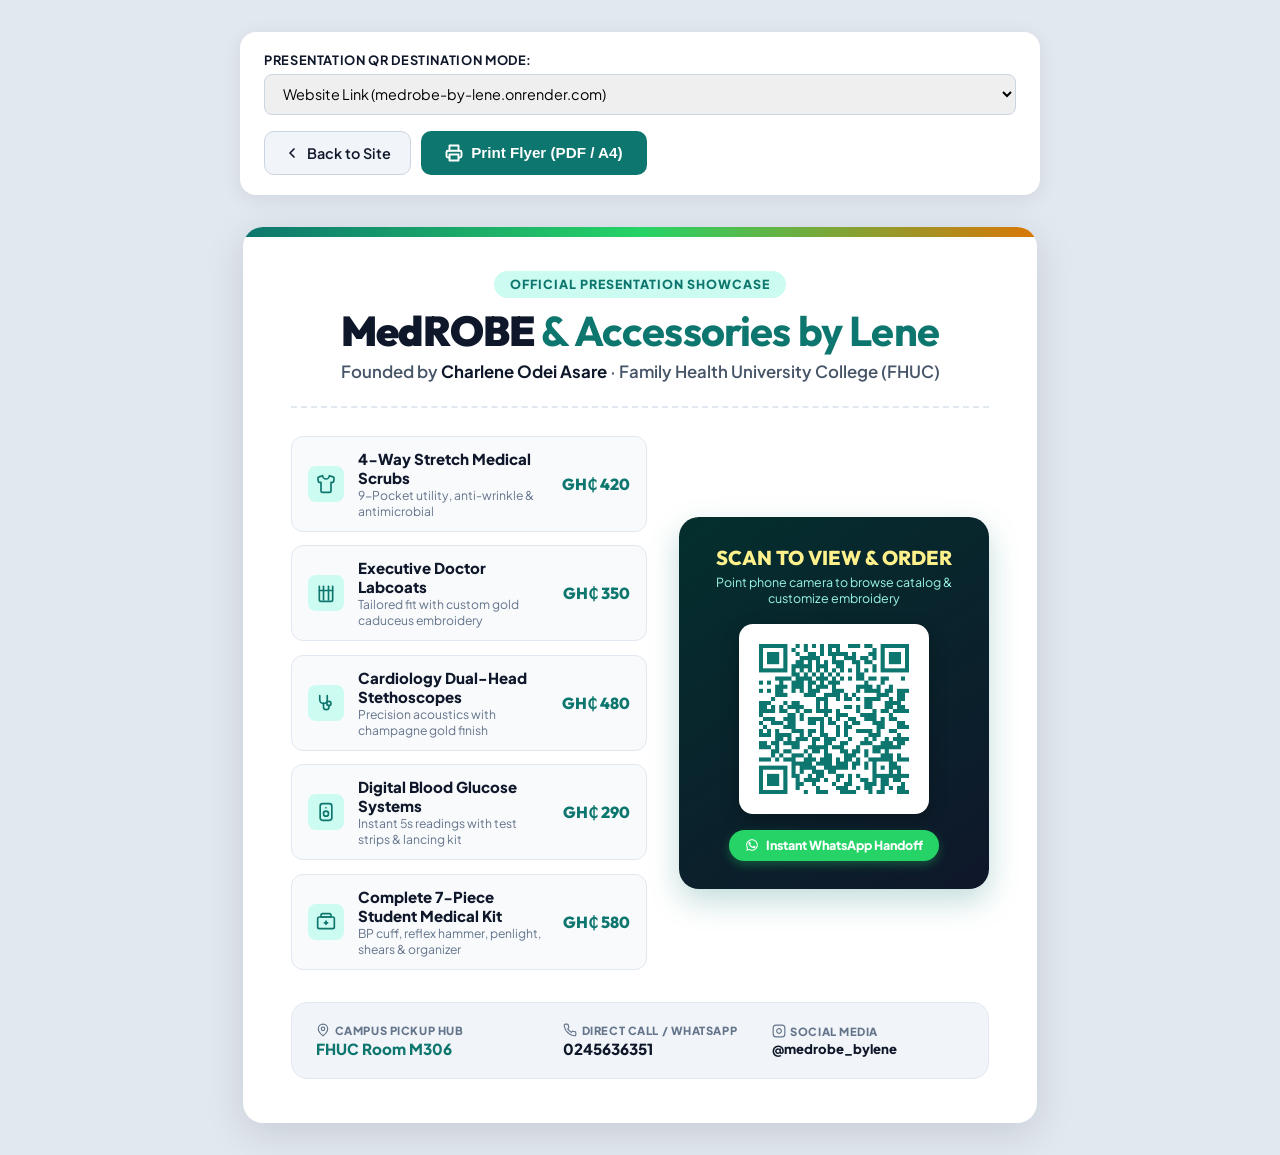
<file: flyer.html>
<!DOCTYPE html>
<html lang="en">
<head>
  <meta charset="UTF-8">
  <meta name="viewport" content="width=device-width, initial-scale=1.0">
  <title>Presentation Flyer & QR Code | MedROBE & Accessories by Lene</title>
  <link rel="preconnect" href="https://fonts.googleapis.com">
  <link rel="preconnect" href="https://fonts.gstatic.com" crossorigin>
  <link href="https://fonts.googleapis.com/css2?family=Outfit:wght@500;600;700;800;900&family=Plus+Jakarta+Sans:wght@400;500;600;700;800&family=Caveat:wght@600&display=swap" rel="stylesheet">
  <style>
    :root {
      --primary: #0d766e;
      --primary-dark: #042f2e;
      --secondary: #0f172a;
      --accent-gold: #d97706;
      --bg: #f8fafc;
    }

    * {
      box-sizing: border-box;
      margin: 0;
      padding: 0;
    }

    body {
      font-family: 'Plus Jakarta Sans', sans-serif;
      background: #e2e8f0;
      color: var(--secondary);
      padding: 2rem 1rem;
      min-height: 100vh;
      display: flex;
      flex-direction: column;
      align-items: center;
    }

    /* Print Controls Bar (Hidden during printing) */
    .controls-bar {
      width: 100%;
      max-width: 800px;
      background: #ffffff;
      padding: 1.25rem 1.5rem;
      border-radius: 16px;
      box-shadow: 0 4px 20px rgba(0, 0, 0, 0.08);
      margin-bottom: 2rem;
      display: flex;
      align-items: center;
      justify-content: space-between;
      gap: 1rem;
      flex-wrap: wrap;
    }

    .controls-left {
      display: flex;
      flex-direction: column;
      gap: 0.35rem;
      flex-grow: 1;
    }

    .controls-label {
      font-size: 0.8rem;
      font-weight: 700;
      color: var(--secondary);
      text-transform: uppercase;
      letter-spacing: 0.05em;
    }

    .url-input {
      width: 100%;
      padding: 0.6rem 0.85rem;
      border: 1px solid #cbd5e1;
      border-radius: 8px;
      font-size: 0.9rem;
      font-family: inherit;
    }

    .btn-print {
      background: var(--primary);
      color: #ffffff;
      border: none;
      padding: 0.75rem 1.5rem;
      border-radius: 10px;
      font-weight: 700;
      font-size: 0.95rem;
      cursor: pointer;
      display: inline-flex;
      align-items: center;
      gap: 0.5rem;
      transition: all 0.2s ease;
      white-space: nowrap;
    }

    .btn-print:hover {
      background: #0b615b;
      transform: translateY(-2px);
    }

    .btn-back {
      background: #f1f5f9;
      color: var(--secondary);
      border: 1px solid #cbd5e1;
      padding: 0.75rem 1.2rem;
      border-radius: 10px;
      font-weight: 600;
      font-size: 0.9rem;
      text-decoration: none;
      display: inline-flex;
      align-items: center;
      gap: 0.4rem;
    }

    /* Flyer Canvas (A4 Aspect Ratio Printable Card) */
    .flyer-sheet {
      width: 100%;
      max-width: 794px;
      background: #ffffff;
      border-radius: 20px;
      box-shadow: 0 10px 40px rgba(0, 0, 0, 0.12);
      padding: 2.75rem 3rem;
      position: relative;
      overflow: hidden;
      display: flex;
      flex-direction: column;
      justify-content: space-between;
    }

    .flyer-sheet::before {
      content: '';
      position: absolute;
      top: 0;
      left: 0;
      right: 0;
      height: 10px;
      background: linear-gradient(90deg, #0d766e, #25D366, #d97706);
    }

    /* Header */
    .flyer-header {
      text-align: center;
      margin-bottom: 1.75rem;
      border-bottom: 2px dashed #e2e8f0;
      padding-bottom: 1.5rem;
    }

    .brand-eyebrow {
      display: inline-block;
      background: #ccfbf1;
      color: var(--primary);
      padding: 0.35rem 1rem;
      border-radius: 9999px;
      font-size: 0.78rem;
      font-weight: 800;
      text-transform: uppercase;
      letter-spacing: 0.08em;
      margin-bottom: 0.65rem;
    }

    .flyer-title {
      font-family: 'Outfit', sans-serif;
      font-size: 2.6rem;
      font-weight: 900;
      color: var(--secondary);
      line-height: 1.1;
      letter-spacing: -0.02em;
    }

    .flyer-title span {
      color: var(--primary);
      font-weight: 700;
    }

    .flyer-founder-meta {
      font-size: 1.05rem;
      color: #475569;
      font-weight: 600;
      margin-top: 0.4rem;
    }

    .flyer-founder-meta strong {
      color: var(--secondary);
    }

    /* Main Grid */
    .flyer-body-grid {
      display: grid;
      grid-template-columns: 1.15fr 1fr;
      gap: 2rem;
      align-items: center;
      margin-bottom: 2rem;
    }

    /* Left Column: Products */
    .products-list-box {
      display: flex;
      flex-direction: column;
      gap: 0.85rem;
    }

    .product-highlight-item {
      display: flex;
      align-items: center;
      gap: 0.85rem;
      background: #f8fafc;
      border: 1px solid #e2e8f0;
      padding: 0.75rem 1rem;
      border-radius: 12px;
    }

    .item-badge-icon {
      width: 36px;
      height: 36px;
      background: #ccfbf1;
      color: var(--primary);
      border-radius: 8px;
      display: flex;
      align-items: center;
      justify-content: center;
      flex-shrink: 0;
    }

    .item-info {
      flex-grow: 1;
    }

    .item-name {
      font-weight: 800;
      font-size: 0.94rem;
      color: var(--secondary);
    }

    .item-detail {
      font-size: 0.76rem;
      color: #64748b;
    }

    .item-price {
      font-family: 'Outfit', sans-serif;
      font-weight: 800;
      font-size: 1rem;
      color: var(--primary);
      white-space: nowrap;
    }

    /* Right Column: QR Code Box */
    .qr-card-container {
      background: linear-gradient(145deg, #042f2e, #0f172a);
      color: #ffffff;
      padding: 1.75rem 1.5rem;
      border-radius: 20px;
      text-align: center;
      box-shadow: 0 12px 30px rgba(13, 118, 110, 0.25);
      display: flex;
      flex-direction: column;
      align-items: center;
    }

    .qr-card-title {
      font-family: 'Outfit', sans-serif;
      font-size: 1.25rem;
      font-weight: 800;
      color: #fef08a;
      margin-bottom: 0.25rem;
    }

    .qr-card-sub {
      font-size: 0.78rem;
      color: #99f6e4;
      margin-bottom: 1.15rem;
    }

    .qr-frame {
      background: #ffffff;
      padding: 0.75rem;
      border-radius: 14px;
      box-shadow: 0 6px 18px rgba(0,0,0,0.25);
      margin-bottom: 1rem;
      display: flex;
      align-items: center;
      justify-content: center;
      width: 190px;
      height: 190px;
    }

    .qr-img {
      width: 100%;
      height: 100%;
      object-fit: contain;
      border-radius: 6px;
    }

    .qr-action-badge {
      background: #25D366;
      color: #ffffff;
      font-size: 0.78rem;
      font-weight: 800;
      padding: 0.45rem 1rem;
      border-radius: 9999px;
      display: inline-flex;
      align-items: center;
      gap: 0.45rem;
      box-shadow: 0 4px 10px rgba(37, 211, 102, 0.3);
    }

    /* Footer Info Strip */
    .flyer-footer {
      background: #f1f5f9;
      border: 1px solid #e2e8f0;
      border-radius: 16px;
      padding: 1.25rem 1.5rem;
      display: grid;
      grid-template-columns: 1.2fr 1fr 1fr;
      gap: 1rem;
      align-items: center;
    }

    .footer-cell-title {
      font-size: 0.7rem;
      font-weight: 800;
      text-transform: uppercase;
      letter-spacing: 0.05em;
      color: #64748b;
      margin-bottom: 0.15rem;
      display: flex;
      align-items: center;
      gap: 0.3rem;
    }

    .footer-cell-val {
      font-weight: 800;
      font-size: 0.95rem;
      color: var(--secondary);
    }

    .footer-cell-val.highlight {
      color: var(--primary);
    }

    /* Print Styles */
    @media print {
      body {
        background: #ffffff;
        padding: 0;
      }

      .controls-bar {
        display: none !important;
      }

      .flyer-sheet {
        box-shadow: none !important;
        border: none !important;
        max-width: 100% !important;
        width: 100% !important;
        padding: 2rem 1.5rem !important;
        page-break-inside: avoid;
      }
    }
  </style>
</head>
<body>

  <!-- Interactive Controls Bar (Not Printed) -->
  <div class="controls-bar">
    <div class="controls-left">
      <label for="qr-select" class="controls-label">Presentation QR Destination Mode:</label>
      <select id="qr-select" class="url-input" onchange="changeQR(this.value)">
        <option value="assets/images/qrcode-website.png">Website Link (medrobe-by-lene.onrender.com)</option>
        <option value="assets/images/qrcode-whatsapp.png">Direct WhatsApp Chat (0245636351)</option>
        <option value="assets/images/qrcode-github.png">GitHub Repository</option>
      </select>
    </div>
    <div style="display: flex; gap: 0.65rem;">
      <a href="index.html" class="btn-back">
        <svg width="16" height="16" viewBox="0 0 24 24" fill="none" stroke="currentColor" stroke-width="2.5" stroke-linecap="round" stroke-linejoin="round"><path d="m15 18-6-6 6-6"/></svg>
        <span>Back to Site</span>
      </a>
      <button class="btn-print" onclick="window.print()">
        <svg width="18" height="18" viewBox="0 0 24 24" fill="none" stroke="currentColor" stroke-width="2.5" stroke-linecap="round" stroke-linejoin="round"><path d="M6 9V2h12v7"/><path d="M6 18H4a2 2 0 0 1-2-2v-5a2 2 0 0 1 2-2h16a2 2 0 0 1 2 2v5a2 2 0 0 1-2 2h-2"/><rect width="12" height="8" x="6" y="14"/></svg>
        <span>Print Flyer (PDF / A4)</span>
      </button>
    </div>
  </div>

  <!-- Printable Presentation Flyer -->
  <div class="flyer-sheet">
    <!-- Header -->
    <div class="flyer-header">
      <span class="brand-eyebrow">Official Presentation Showcase</span>
      <h1 class="flyer-title">MedROBE <span>& Accessories by Lene</span></h1>
      <p class="flyer-founder-meta">
        Founded by <strong>Charlene Odei Asare</strong> · Family Health University College (FHUC)
      </p>
    </div>

    <!-- Body Highlights -->
    <div class="flyer-body-grid">
      <!-- Left: Products & Services -->
      <div class="products-list-box">
        <div class="product-highlight-item">
          <div class="item-badge-icon">
            <svg width="20" height="20" viewBox="0 0 24 24" fill="none" stroke="currentColor" stroke-width="2" stroke-linecap="round" stroke-linejoin="round"><path d="M20.38 3.46 16 2a4 4 0 0 1-8 0L3.62 3.46a2 2 0 0 0-1.34 2.23l.58 3.47a1 1 0 0 0 .99.84H6v10c0 1.1.9 2 2 2h8a2 2 0 0 0 2-2V10h2.15a1 1 0 0 0 .99-.84l.58-3.47a2 2 0 0 0-1.34-2.23z"/></svg>
          </div>
          <div class="item-info">
            <div class="item-name">4-Way Stretch Medical Scrubs</div>
            <div class="item-detail">9-Pocket utility, anti-wrinkle & antimicrobial</div>
          </div>
          <div class="item-price">GH₵ 420</div>
        </div>

        <div class="product-highlight-item">
          <div class="item-badge-icon">
            <svg width="20" height="20" viewBox="0 0 24 24" fill="none" stroke="currentColor" stroke-width="2" stroke-linecap="round" stroke-linejoin="round"><path d="M4 4v16a2 2 0 0 0 2 2h12a2 2 0 0 0 2-2V4"/><path d="M9 4v16"/><path d="M15 4v16"/><path d="M4 9h16"/></svg>
          </div>
          <div class="item-info">
            <div class="item-name">Executive Doctor Labcoats</div>
            <div class="item-detail">Tailored fit with custom gold caduceus embroidery</div>
          </div>
          <div class="item-price">GH₵ 350</div>
        </div>

        <div class="product-highlight-item">
          <div class="item-badge-icon">
            <svg width="20" height="20" viewBox="0 0 24 24" fill="none" stroke="currentColor" stroke-width="2" stroke-linecap="round" stroke-linejoin="round"><path d="M4.5 3v5a4.5 4.5 0 0 0 9 0V3"/><path d="M9 12.5v4.25a3.25 3.25 0 0 0 6.5 0v-2"/><circle cx="15.5" cy="12.5" r="2.5"/></svg>
          </div>
          <div class="item-info">
            <div class="item-name">Cardiology Dual-Head Stethoscopes</div>
            <div class="item-detail">Precision acoustics with champagne gold finish</div>
          </div>
          <div class="item-price">GH₵ 480</div>
        </div>

        <div class="product-highlight-item">
          <div class="item-badge-icon">
            <svg width="20" height="20" viewBox="0 0 24 24" fill="none" stroke="currentColor" stroke-width="2" stroke-linecap="round" stroke-linejoin="round"><rect width="14" height="20" x="5" y="2" rx="3"/><circle cx="12" cy="14" r="3"/><path d="M12 7h.01"/></svg>
          </div>
          <div class="item-info">
            <div class="item-name">Digital Blood Glucose Systems</div>
            <div class="item-detail">Instant 5s readings with test strips & lancing kit</div>
          </div>
          <div class="item-price">GH₵ 290</div>
        </div>

        <div class="product-highlight-item">
          <div class="item-badge-icon">
            <svg width="20" height="20" viewBox="0 0 24 24" fill="none" stroke="currentColor" stroke-width="2" stroke-linecap="round" stroke-linejoin="round"><path d="M8 2h8a2 2 0 0 1 2 2v2H6V4a2 2 0 0 1 2-2Z"/><rect width="20" height="14" x="2" y="6" rx="2"/><path d="M12 11v4"/><path d="M10 13h4"/></svg>
          </div>
          <div class="item-info">
            <div class="item-name">Complete 7-Piece Student Medical Kit</div>
            <div class="item-detail">BP cuff, reflex hammer, penlight, shears & organizer</div>
          </div>
          <div class="item-price">GH₵ 580</div>
        </div>
      </div>

      <!-- Right: Scannable QR Code -->
      <div class="qr-card-container">
        <div class="qr-card-title">SCAN TO VIEW & ORDER</div>
        <div class="qr-card-sub">Point phone camera to browse catalog & customize embroidery</div>

        <div class="qr-frame">
          <img id="flyer-qr-image" src="assets/images/qrcode-website.png" alt="Scan to visit MedROBE catalog" class="qr-img">
        </div>

        <div class="qr-action-badge">
          <svg width="14" height="14" viewBox="0 0 24 24" fill="currentColor"><path d="M17.472 14.382c-.301-.15-1.78-.878-2.056-.979-.275-.1-.475-.15-.675.15-.2.3-.775.979-.95 1.179-.175.2-.351.225-.651.075-.3-.15-1.266-.467-2.412-1.488-.891-.795-1.493-1.777-1.668-2.077-.175-.3-.019-.462.131-.611.136-.134.301-.35.451-.525.15-.175.2-.3.3-.5.1-.2.05-.375-.025-.525-.075-.15-.676-1.631-.925-2.23-.243-.585-.49-.505-.675-.515l-.576-.01c-.2 0-.525.075-.8.375s-1.05 1.025-1.05 2.5 1.075 2.898 1.225 3.1c.15.2 2.115 3.23 5.124 4.53.716.31 1.275.495 1.71.634.718.228 1.372.196 1.888.118.576-.086 1.78-.727 2.03-1.428.25-.7.25-1.301.175-1.428-.075-.127-.275-.202-.576-.352z"/><path d="M12 2C6.477 2 2 6.477 2 12c0 1.89.525 3.66 1.438 5.168L2 22l4.98-1.408A9.957 9.957 0 0 0 12 22c5.523 0 10-4.477 10-10S17.523 2 12 2zm0 18.2a8.17 8.17 0 0 1-4.175-1.144l-.3-.178-2.96.837.842-2.885-.195-.31A8.163 8.163 0 0 1 3.8 12c0-4.522 3.678-8.2 8.2-8.2 4.522 0 8.2 3.678 8.2 8.2 0 4.522-3.678 8.2-8.2 8.2z"/></svg>
          <span>Instant WhatsApp Handoff</span>
        </div>
      </div>
    </div>

    <!-- Footer Touchpoints -->
    <div class="flyer-footer">
      <div>
        <div class="footer-cell-title">
          <svg width="14" height="14" viewBox="0 0 24 24" fill="none" stroke="currentColor" stroke-width="2"><path d="M20 10c0 6-8 12-8 12s-8-6-8-12a8 8 0 0 1 16 0Z"/><circle cx="12" cy="10" r="3"/></svg>
          <span>Campus Pickup Hub</span>
        </div>
        <div class="footer-cell-val highlight">FHUC Room M306</div>
      </div>

      <div>
        <div class="footer-cell-title">
          <svg width="14" height="14" viewBox="0 0 24 24" fill="none" stroke="currentColor" stroke-width="2"><path d="M22 16.92v3a2 2 0 0 1-2.18 2 19.79 19.79 0 0 1-8.63-3.07 19.5 19.5 0 0 1-6-6 19.79 19.79 0 0 1-3.07-8.67A2 2 0 0 1 4.11 2h3a2 2 0 0 1 2 1.72 12.84 12.84 0 0 0 .7 2.81 2 2 0 0 1-.45 2.11L8.09 9.91a16 16 0 0 0 6 6l1.27-1.27a2 2 0 0 1 2.11-.45 12.84 12.84 0 0 0 2.81.7A2 2 0 0 1 22 16.92z"/></svg>
          <span>Direct Call / WhatsApp</span>
        </div>
        <div class="footer-cell-val">0245636351</div>
      </div>

      <div>
        <div class="footer-cell-title">
          <svg width="14" height="14" viewBox="0 0 24 24" fill="none" stroke="currentColor" stroke-width="2"><rect width="20" height="20" x="2" y="2" rx="5" ry="5"/><path d="M16 11.37A4 4 0 1 1 12.63 8 4 4 0 0 1 16 11.37z"/><line x1="17.5" x2="17.51" y1="6.5" y2="6.5"/></svg>
          <span>Social Media</span>
        </div>
        <div class="footer-cell-val" style="font-size: 0.82rem;">@medrobe_bylene</div>
      </div>
    </div>
  </div>

  <script>
    function changeQR(src) {
      document.getElementById('flyer-qr-image').src = src;
    }
  </script>
</body>
</html>
</file>
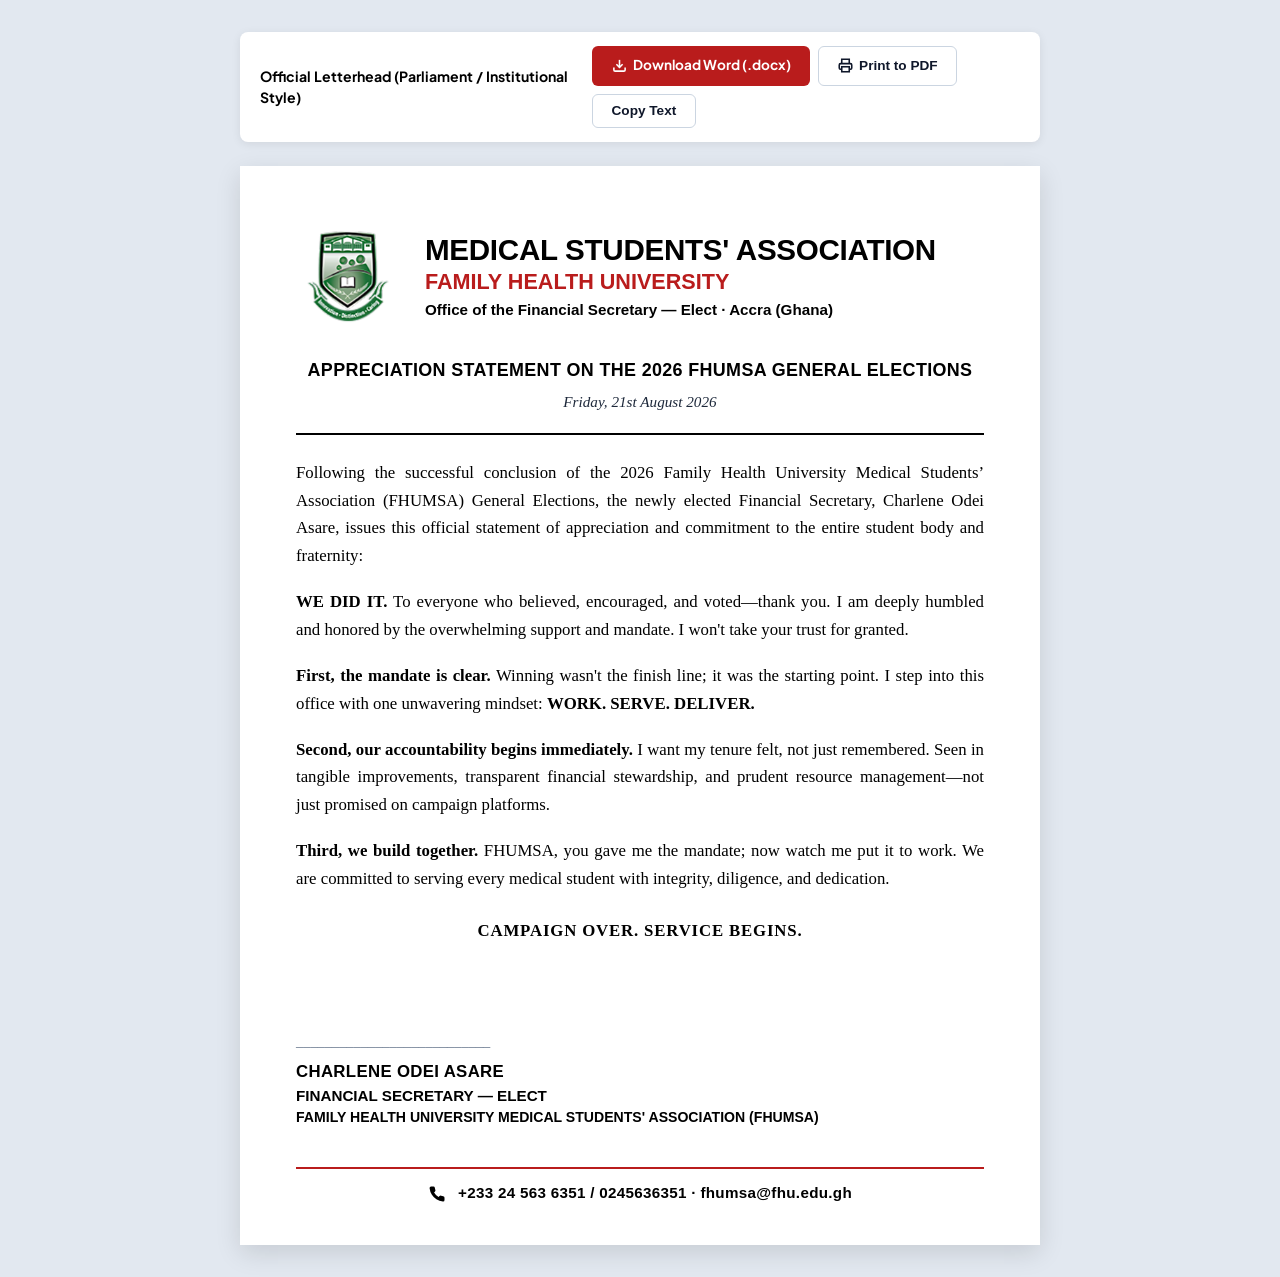
<file: press-release.html>
<!DOCTYPE html>
<html lang="en">
<head>
  <meta charset="UTF-8">
  <meta name="viewport" content="width=device-width, initial-scale=1.0">
  <title>Appreciation Statement | Charlene Odei Asare - FHUMSA Financial Secretary Elect</title>
  <link rel="preconnect" href="https://fonts.googleapis.com">
  <link rel="preconnect" href="https://fonts.gstatic.com" crossorigin>
  <link href="https://fonts.googleapis.com/css2?family=Cinzel:wght@700;800;900&family=Plus+Jakarta+Sans:wght@500;600;700&display=swap" rel="stylesheet">
  <style>
    :root {
      --fhu-red: #b91c1c;
      --fhu-dark: #0f172a;
      --fhu-text: #000000;
      --bg-page: #e2e8f0;
    }

    * {
      box-sizing: border-box;
      margin: 0;
      padding: 0;
    }

    body {
      font-family: 'Times New Roman', Times, serif;
      background: var(--bg-page);
      color: var(--fhu-text);
      line-height: 1.5;
      padding: 2rem 1rem;
      min-height: 100vh;
      display: flex;
      flex-direction: column;
      align-items: center;
    }

    /* Top Control Toolbar (Hidden in print) */
    .controls-toolbar {
      width: 100%;
      max-width: 800px;
      background: #ffffff;
      padding: 0.85rem 1.25rem;
      border-radius: 8px;
      box-shadow: 0 2px 10px rgba(0, 0, 0, 0.08);
      margin-bottom: 1.5rem;
      display: flex;
      align-items: center;
      justify-content: space-between;
      gap: 1rem;
      font-family: 'Plus Jakarta Sans', sans-serif;
    }

    .btn-action {
      display: inline-flex;
      align-items: center;
      gap: 0.4rem;
      padding: 0.55rem 1.15rem;
      border-radius: 6px;
      font-weight: 700;
      font-size: 0.85rem;
      cursor: pointer;
      text-decoration: none;
      transition: all 0.2s ease;
      border: 1px solid transparent;
    }

    .btn-primary {
      background: var(--fhu-red);
      color: #ffffff;
    }

    .btn-primary:hover {
      background: #991b1b;
    }

    .btn-secondary {
      background: #ffffff;
      color: #0f172a;
      border-color: #cbd5e1;
    }

    .btn-secondary:hover {
      background: #f8fafc;
      border-color: #000000;
    }

    /* Standard A4 Letterhead Sheet */
    .document-sheet {
      width: 100%;
      max-width: 800px;
      background: #ffffff;
      box-shadow: 0 8px 24px rgba(0, 0, 0, 0.12);
      padding: 3.5rem 3.5rem 2.5rem;
      position: relative;
      display: flex;
      flex-direction: column;
      justify-content: space-between;
      min-height: 1050px;
    }

    /* Letterhead Top Header */
    .letterhead-top {
      display: flex;
      align-items: center;
      gap: 1.5rem;
      margin-bottom: 1.5rem;
    }

    .logo-box {
      width: 105px;
      flex-shrink: 0;
      display: flex;
      align-items: center;
      justify-content: center;
    }

    .logo-box img {
      max-width: 100%;
      height: auto;
      display: block;
    }

    .header-text-block {
      flex-grow: 1;
      font-family: -apple-system, BlinkMacSystemFont, 'Segoe UI', Roboto, 'Helvetica Neue', Arial, sans-serif;
    }

    .h-title-main {
      font-size: 1.85rem;
      font-weight: 900;
      color: #000000;
      line-height: 1.1;
      letter-spacing: -0.01em;
      text-transform: uppercase;
    }

    .h-title-sub {
      font-size: 1.35rem;
      font-weight: 800;
      color: var(--fhu-red);
      line-height: 1.2;
      text-transform: uppercase;
      margin-top: 0.15rem;
    }

    .h-title-office {
      font-size: 0.95rem;
      font-weight: 700;
      color: #000000;
      margin-top: 0.25rem;
    }

    /* Statement Title */
    .statement-title-section {
      text-align: center;
      margin-bottom: 1.25rem;
    }

    .statement-main-title {
      font-family: -apple-system, BlinkMacSystemFont, 'Segoe UI', Roboto, sans-serif;
      font-size: 1.12rem;
      font-weight: 800;
      color: #000000;
      text-transform: uppercase;
      letter-spacing: 0.02em;
      margin-bottom: 0.5rem;
      line-height: 1.35;
    }

    .statement-date {
      font-style: italic;
      font-size: 0.95rem;
      color: #1e293b;
      margin-bottom: 0.75rem;
    }

    .header-divider-line {
      width: 100%;
      height: 1.5px;
      background-color: #000000;
      margin-bottom: 1.5rem;
    }

    /* Document Body */
    .document-body {
      font-size: 1.05rem;
      color: #000000;
      line-height: 1.65;
      text-align: justify;
    }

    .document-body p {
      margin-bottom: 1.15rem;
    }

    .lead-bold {
      font-weight: 800;
    }

    /* Signature Section */
    .signature-area {
      margin-top: 2rem;
      page-break-inside: avoid;
    }

    .signature-space {
      height: 55px; /* Clean blank area where Charlene signs physically */
    }

    .signature-line {
      font-size: 0.9rem;
      color: #64748b;
      margin-bottom: 0.35rem;
    }

    .sig-name {
      font-family: -apple-system, BlinkMacSystemFont, 'Segoe UI', Roboto, sans-serif;
      font-weight: 800;
      font-size: 1.05rem;
      color: #000000;
      letter-spacing: 0.02em;
    }

    .sig-title {
      font-family: -apple-system, BlinkMacSystemFont, 'Segoe UI', Roboto, sans-serif;
      font-weight: 800;
      font-size: 0.95rem;
      color: #000000;
      line-height: 1.3;
      margin-top: 0.15rem;
    }

    /* Bottom Contact Bar */
    .bottom-footer-bar {
      margin-top: 2.5rem;
      border-top: 2.5px solid var(--fhu-red);
      padding-top: 0.85rem;
      text-align: center;
      font-family: -apple-system, BlinkMacSystemFont, 'Segoe UI', Roboto, sans-serif;
      font-weight: 800;
      font-size: 0.95rem;
      color: #000000;
      display: flex;
      align-items: center;
      justify-content: center;
      gap: 0.5rem;
      letter-spacing: 0.02em;
    }

    /* Print Styles */
    @media print {
      body {
        background: #ffffff;
        padding: 0;
      }

      .controls-toolbar {
        display: none !important;
      }

      .document-sheet {
        box-shadow: none !important;
        padding: 2rem 2rem 1.5rem !important;
        max-width: 100% !important;
        min-height: auto !important;
      }
    }
  </style>
</head>
<body>

  <!-- Controls Toolbar -->
  <div class="controls-toolbar">
    <div style="font-weight: 700; font-size: 0.88rem; color: #000000;">
      Official Letterhead (Parliament / Institutional Style)
    </div>
    <div style="display: flex; gap: 0.5rem; flex-wrap: wrap;">
      <a href="FHUMSA_Press_Release_Charlene_Odei_Asare.docx" download class="btn-action btn-primary">
        <svg width="15" height="15" viewBox="0 0 24 24" fill="none" stroke="currentColor" stroke-width="2.5"><path d="M21 15v4a2 2 0 0 1-2 2H5a2 2 0 0 1-2-2v-4"/><polyline points="7 10 12 15 17 10"/><line x1="12" y1="15" x2="12" y2="3"/></svg>
        <span>Download Word (.docx)</span>
      </a>
      <button onclick="window.print()" class="btn-action btn-secondary">
        <svg width="15" height="15" viewBox="0 0 24 24" fill="none" stroke="currentColor" stroke-width="2.5"><path d="M6 9V2h12v7"/><path d="M6 18H4a2 2 0 0 1-2-2v-5a2 2 0 0 1 2-2h16a2 2 0 0 1 2 2v5a2 2 0 0 1-2 2h-2"/><rect width="12" height="8" x="6" y="14"/></svg>
        <span>Print to PDF</span>
      </button>
      <button onclick="copyPressReleaseText()" class="btn-action btn-secondary" id="copy-btn">
        <span id="copy-text">Copy Text</span>
      </button>
    </div>
  </div>

  <!-- Official Letterhead Document Sheet -->
  <main class="document-sheet">
    <div>
      <!-- Top Letterhead with Actual School Crest -->
      <header class="letterhead-top">
        <div class="logo-box">
          <img src="assets/images/fhu_actual_logo.png" alt="Family Health University College Official Crest Logo">
        </div>
        <div class="header-text-block">
          <div class="h-title-main">MEDICAL STUDENTS' ASSOCIATION</div>
          <div class="h-title-sub">FAMILY HEALTH UNIVERSITY</div>
          <div class="h-title-office">Office of the Financial Secretary — Elect · Accra (Ghana)</div>
        </div>
      </header>

      <!-- Statement Title -->
      <div class="statement-title-section">
        <h1 class="statement-main-title">
          APPRECIATION STATEMENT ON THE 2026 FHUMSA GENERAL ELECTIONS
        </h1>
        <div class="statement-date">
          Friday, 21st August 2026
        </div>
      </div>

      <div class="header-divider-line"></div>

      <!-- Statement Content -->
      <article class="document-body">
        <p>
          Following the successful conclusion of the 2026 Family Health University Medical Students’ Association (FHUMSA) General Elections, the newly elected Financial Secretary, Charlene Odei Asare, issues this official statement of appreciation and commitment to the entire student body and fraternity:
        </p>

        <p>
          <span class="lead-bold">WE DID IT.</span> To everyone who believed, encouraged, and voted—thank you. I am deeply humbled and honored by the overwhelming support and mandate. I won't take your trust for granted.
        </p>

        <p>
          <span class="lead-bold">First, the mandate is clear.</span> Winning wasn't the finish line; it was the starting point. I step into this office with one unwavering mindset: <span class="lead-bold">WORK. SERVE. DELIVER.</span>
        </p>

        <p>
          <span class="lead-bold">Second, our accountability begins immediately.</span> I want my tenure felt, not just remembered. Seen in tangible improvements, transparent financial stewardship, and prudent resource management—not just promised on campaign platforms.
        </p>

        <p>
          <span class="lead-bold">Third, we build together.</span> FHUMSA, you gave me the mandate; now watch me put it to work. We are committed to serving every medical student with integrity, diligence, and dedication.
        </p>

        <p style="font-weight: 800; text-align: center; margin-top: 1.5rem; letter-spacing: 0.05em;">
          CAMPAIGN OVER. SERVICE BEGINS.
        </p>
      </article>

      <!-- Sign-off Block with Clean Blank Space for Physical Signature -->
      <div class="signature-area">
        <div class="signature-space"></div>
        <div class="signature-line">___________________________</div>
        <div class="sig-name">CHARLENE ODEI ASARE</div>
        <div class="sig-title">FINANCIAL SECRETARY — ELECT</div>
        <div class="sig-title" style="font-weight: 600; font-size: 0.88rem;">FAMILY HEALTH UNIVERSITY MEDICAL STUDENTS' ASSOCIATION (FHUMSA)</div>
      </div>
    </div>

    <!-- Bottom Contact Strip -->
    <footer class="bottom-footer-bar">
      <svg width="18" height="18" viewBox="0 0 24 24" fill="currentColor" style="display: inline-block; vertical-align: middle; margin-right: 4px;"><path d="M22 16.92v3a2 2 0 0 1-2.18 2 19.79 19.79 0 0 1-8.63-3.07 19.5 19.5 0 0 1-6-6 19.79 19.79 0 0 1-3.07-8.67A2 2 0 0 1 4.11 2h3a2 2 0 0 1 2 1.72 12.84 12.84 0 0 0 .7 2.81 2 2 0 0 1-.45 2.11L8.09 9.91a16 16 0 0 0 6 6l1.27-1.27a2 2 0 0 1 2.11-.45 12.84 12.84 0 0 0 2.81.7A2 2 0 0 1 22 16.92z"/></svg>
      <span>+233 24 563 6351 / 0245636351  ·  fhumsa@fhu.edu.gh</span>
    </footer>
  </main>

  <script>
    function copyPressReleaseText() {
      const text = `MEDICAL STUDENTS' ASSOCIATION
FAMILY HEALTH UNIVERSITY
Office of the Financial Secretary — Elect · Accra (Ghana)

APPRECIATION STATEMENT ON THE 2026 FHUMSA GENERAL ELECTIONS
Friday, 21st August 2026

WE DID IT.

To everyone who believed, encouraged, and voted—thank you. I won't take your trust for granted.

Winning wasn't the finish line; it was the starting point.

I step in with one mindset: WORK. SERVE. DELIVER.

I want my tenure felt, not just remembered. Seen, not just promised.

FHUMSA, you gave me the mandate; now watch me put it to work.

CAMPAIGN OVER. SERVICE BEGINS.

CHARLENE ODEI ASARE
FINANCIAL SECRETARY — ELECT
FAMILY HEALTH UNIVERSITY MEDICAL STUDENTS' ASSOCIATION (FHUMSA)
Phone: +233 24 563 6351 / 0245636351`;

      navigator.clipboard.writeText(text).then(() => {
        const btnText = document.getElementById('copy-text');
        btnText.innerText = 'Copied!';
        setTimeout(() => {
          btnText.innerText = 'Copy Text';
        }, 2000);
      });
    }
  </script>
</body>
</html>
</file>
<file: css/style.css>
@import url('https://fonts.googleapis.com/css2?family=Caveat:wght@600&family=Outfit:wght@400;500;600;700;800&family=Plus+Jakarta+Sans:wght@300;400;500;600;700;800&display=swap');

:root {
  /* Color Palette */
  --primary: #0d766e;
  --primary-hover: #0b615b;
  --primary-dark: #042f2e;
  --primary-light: #f0fdfa;
  --primary-subtle: #ccfbf1;
  
  --secondary: #0f172a;
  --secondary-hover: #1e293b;
  --secondary-muted: #334155;
  
  --accent-gold: #d97706;
  --accent-gold-light: #fef3c7;
  --accent-emerald: #10b981;
  --accent-rose: #f43f5e;
  
  --bg-page: #f8fafc;
  --bg-card: #ffffff;
  --bg-card-subtle: #f1f5f9;
  
  --border: #e2e8f0;
  --border-focus: #0d766e;
  --border-light: #f1f5f9;
  
  /* Typography */
  --font-main: 'Plus Jakarta Sans', -apple-system, BlinkMacSystemFont, 'Segoe UI', Roboto, sans-serif;
  --font-heading: 'Outfit', -apple-system, BlinkMacSystemFont, sans-serif;
  --font-script: 'Caveat', cursive, sans-serif;
  
  /* Text Colors */
  --text-main: #0f172a;
  --text-muted: #475569;
  --text-subtle: #64748b;
  --text-white: #ffffff;
  
  /* Elevation Shadows */
  --shadow-xs: 0 1px 2px rgba(0, 0, 0, 0.04);
  --shadow-sm: 0 2px 8px rgba(15, 23, 42, 0.06);
  --shadow-md: 0 8px 24px rgba(15, 23, 42, 0.08);
  --shadow-lg: 0 16px 36px rgba(15, 23, 42, 0.12);
  --shadow-primary: 0 8px 24px rgba(13, 118, 110, 0.22);
  
  --radius-xs: 4px;
  --radius-sm: 8px;
  --radius-md: 14px;
  --radius-lg: 20px;
  --radius-xl: 28px;
  --radius-full: 9999px;
  
  --transition: all 0.2s cubic-bezier(0.16, 1, 0.3, 1);
  --container-max: 1200px;
}

/* Reset & Anti-Overflow Guard */
*, *::before, *::after {
  box-sizing: border-box;
  margin: 0;
  padding: 0;
}

html, body {
  width: 100%;
  max-width: 100vw;
  overflow-x: hidden !important;
}

html {
  scroll-behavior: smooth;
  font-size: 16px;
  -webkit-text-size-adjust: 100%;
}

body {
  font-family: var(--font-main);
  background-color: var(--bg-page);
  color: var(--text-main);
  line-height: 1.55;
  -webkit-font-smoothing: antialiased;
  -moz-osx-font-smoothing: grayscale;
  position: relative;
}

body.no-scroll {
  overflow: hidden !important;
}

a {
  color: inherit;
  text-decoration: none;
  transition: var(--transition);
}

img {
  max-width: 100%;
  height: auto;
  display: block;
}

button, input, select, textarea {
  font-family: inherit;
  font-size: inherit;
  color: inherit;
}

/* Container */
.container {
  width: 100%;
  max-width: var(--container-max);
  margin: 0 auto;
  padding: 0 1.25rem;
}

/* ==========================================================================
   Announcement Top Bar (Mobile Optimized)
   ========================================================================== */
.top-bar {
  background: #042f2e;
  color: #ccfbf1;
  font-size: 0.8rem;
  font-weight: 500;
  padding: 0.45rem 0.75rem;
  border-bottom: 1px solid rgba(255, 255, 255, 0.08);
  width: 100%;
}

.top-bar-inner {
  display: flex;
  align-items: center;
  justify-content: space-between;
  gap: 0.75rem;
  flex-wrap: wrap;
}

.top-bar-left {
  display: flex;
  align-items: center;
  gap: 0.5rem;
  font-size: 0.78rem;
}

.campus-pill {
  background: rgba(255, 255, 255, 0.15);
  color: #ffffff;
  padding: 0.15rem 0.55rem;
  border-radius: var(--radius-full);
  font-size: 0.7rem;
  font-weight: 700;
  letter-spacing: 0.03em;
  text-transform: uppercase;
  white-space: nowrap;
}

.top-bar-right {
  display: flex;
  align-items: center;
  gap: 0.75rem;
  font-size: 0.78rem;
}

.top-bar-link {
  color: #fef08a;
  font-weight: 700;
  display: inline-flex;
  align-items: center;
  gap: 0.3rem;
  white-space: nowrap;
}

.top-bar-link:hover {
  text-decoration: underline;
}

/* ==========================================================================
   Header & Navigation
   ========================================================================== */
.header-nav {
  position: sticky;
  top: 0;
  z-index: 990;
  background: rgba(255, 255, 255, 0.98);
  backdrop-filter: blur(14px);
  -webkit-backdrop-filter: blur(14px);
  border-bottom: 1px solid var(--border);
  width: 100%;
}

.header-container {
  display: flex;
  align-items: center;
  justify-content: space-between;
  min-height: 4.25rem;
  padding-top: 0.35rem;
  padding-bottom: 0.35rem;
  gap: 0.75rem;
}

.brand-link {
  display: flex;
  align-items: center;
  gap: 0.65rem;
  text-decoration: none;
  flex-shrink: 0;
  min-width: 0;
}

.logo-badge {
  width: 38px;
  height: 38px;
  background: linear-gradient(135deg, var(--primary), var(--secondary));
  color: #ffffff;
  border-radius: 9px;
  display: flex;
  align-items: center;
  justify-content: center;
  font-family: var(--font-heading);
  font-size: 1.2rem;
  font-weight: 800;
  box-shadow: 0 4px 10px rgba(13, 118, 110, 0.25);
  flex-shrink: 0;
}

.logo-text-group {
  display: flex;
  flex-direction: column;
  min-width: 0;
}

.logo-title {
  font-family: var(--font-heading);
  font-size: 1.18rem;
  font-weight: 800;
  color: var(--secondary);
  line-height: 1.1;
  letter-spacing: -0.02em;
  white-space: nowrap;
}

.logo-title span {
  color: var(--primary);
  font-size: 0.88rem;
  font-weight: 700;
  text-transform: uppercase;
  letter-spacing: 0.03em;
  margin-left: 2px;
}

.logo-tagline {
  font-size: 0.7rem;
  font-weight: 600;
  color: var(--text-subtle);
  letter-spacing: 0.01em;
  margin-top: 1px;
  white-space: nowrap;
  overflow: hidden;
  text-overflow: ellipsis;
}

.desktop-nav {
  display: flex;
  align-items: center;
  gap: 1.15rem;
  list-style: none;
}

.nav-item-link {
  font-size: 0.86rem;
  font-weight: 600;
  color: var(--text-muted);
  padding: 0.45rem 0.2rem;
  position: relative;
  white-space: nowrap;
}

.nav-item-link:hover, .nav-item-link.active {
  color: var(--primary);
}

.nav-item-link::after {
  content: '';
  position: absolute;
  bottom: 0;
  left: 0;
  width: 0;
  height: 2px;
  background-color: var(--primary);
  transition: var(--transition);
}

.nav-item-link:hover::after {
  width: 100%;
}

.header-actions {
  display: flex;
  align-items: center;
  gap: 0.5rem;
  flex-shrink: 0;
}

.bag-btn {
  background: var(--bg-card-subtle);
  border: 1px solid var(--border);
  padding: 0.48rem 0.85rem;
  border-radius: var(--radius-full);
  display: flex;
  align-items: center;
  gap: 0.45rem;
  font-size: 0.82rem;
  font-weight: 700;
  color: var(--secondary);
  cursor: pointer;
  transition: var(--transition);
  white-space: nowrap;
}

.bag-btn:hover {
  background: var(--primary-subtle);
  border-color: var(--primary);
  color: var(--primary);
}

.bag-count {
  background: var(--primary);
  color: #fff;
  font-size: 0.7rem;
  font-weight: 800;
  padding: 0.08rem 0.4rem;
  border-radius: var(--radius-full);
  min-width: 17px;
  text-align: center;
}

.header-wa-btn {
  display: inline-flex;
  align-items: center;
  gap: 0.4rem;
  background-color: #25D366;
  color: #ffffff;
  padding: 0.48rem 0.95rem;
  border-radius: var(--radius-full);
  font-size: 0.82rem;
  font-weight: 700;
  box-shadow: 0 3px 8px rgba(37, 211, 102, 0.25);
  transition: var(--transition);
  white-space: nowrap;
}

.header-wa-btn:hover {
  background-color: #1eb956;
  transform: translateY(-1px);
}

.mobile-menu-btn {
  display: none;
  background: none;
  border: 1px solid var(--border);
  border-radius: var(--radius-sm);
  padding: 0.4rem;
  color: var(--secondary);
  cursor: pointer;
}

/* ==========================================================================
   Buttons
   ========================================================================== */
.btn {
  display: inline-flex;
  align-items: center;
  justify-content: center;
  gap: 0.5rem;
  font-weight: 700;
  font-size: 0.92rem;
  padding: 0.75rem 1.5rem;
  border-radius: var(--radius-md);
  border: 1px solid transparent;
  cursor: pointer;
  transition: var(--transition);
  text-align: center;
  line-height: 1.2;
}

.btn-primary {
  background-color: var(--primary);
  color: #ffffff;
  box-shadow: var(--shadow-primary);
}

.btn-primary:hover {
  background-color: var(--primary-hover);
  transform: translateY(-2px);
  box-shadow: 0 10px 24px rgba(13, 118, 110, 0.3);
}

.btn-secondary {
  background-color: #ffffff;
  color: var(--secondary);
  border: 1px solid var(--border);
  box-shadow: var(--shadow-xs);
}

.btn-secondary:hover {
  background-color: var(--bg-card-subtle);
  border-color: var(--secondary);
  transform: translateY(-2px);
}

.btn-whatsapp {
  background-color: #25D366;
  color: #ffffff;
  box-shadow: 0 5px 16px rgba(37, 211, 102, 0.28);
}

.btn-whatsapp:hover {
  background-color: #1eb956;
  transform: translateY(-2px);
}

.btn-sm {
  padding: 0.42rem 0.85rem;
  font-size: 0.8rem;
  border-radius: var(--radius-sm);
}

.btn-lg {
  padding: 0.9rem 1.75rem;
  font-size: 0.98rem;
  border-radius: var(--radius-lg);
}

.btn-block {
  width: 100%;
}

/* ==========================================================================
   Hero Section (Responsive)
   ========================================================================== */
.hero-wrapper {
  background: radial-gradient(circle at 15% 20%, #e0f2fe 0%, #f0fdfa 45%, #f8fafc 90%);
  padding: 2.75rem 0 4rem;
  position: relative;
  overflow: hidden;
}

.hero-grid-2col {
  display: grid;
  grid-template-columns: 1fr 0.95fr;
  gap: 3rem;
  align-items: center;
}

.hero-meta-badge {
  display: inline-flex;
  align-items: center;
  gap: 0.45rem;
  background: #ffffff;
  border: 1px solid var(--primary-subtle);
  padding: 0.35rem 0.8rem;
  border-radius: var(--radius-full);
  font-size: 0.74rem;
  font-weight: 700;
  color: var(--primary);
  text-transform: uppercase;
  letter-spacing: 0.04em;
  box-shadow: var(--shadow-xs);
  margin-bottom: 1.15rem;
  max-width: 100%;
  flex-wrap: wrap;
}

.pulsing-dot {
  width: 7px;
  height: 7px;
  background-color: var(--primary);
  border-radius: 50%;
  flex-shrink: 0;
  animation: pulse-ring 2s infinite ease-in-out;
}

@keyframes pulse-ring {
  0% { transform: scale(0.9); box-shadow: 0 0 0 0 rgba(13, 118, 110, 0.6); }
  70% { transform: scale(1); box-shadow: 0 0 0 6px rgba(13, 118, 110, 0); }
  100% { transform: scale(0.9); box-shadow: 0 0 0 0 rgba(13, 118, 110, 0); }
}

.hero-main-title {
  font-family: var(--font-heading);
  font-size: clamp(1.85rem, 5.5vw, 3.2rem);
  font-weight: 800;
  color: var(--secondary);
  line-height: 1.18;
  letter-spacing: -0.025em;
  margin-bottom: 1.15rem;
  word-break: break-word;
  overflow-wrap: break-word;
}

.hero-main-title .gradient-text {
  color: var(--primary);
}

.hero-body-text {
  font-size: 1rem;
  color: var(--text-muted);
  line-height: 1.6;
  margin-bottom: 1.75rem;
  max-width: 540px;
}

.hero-actions-row {
  display: flex;
  align-items: center;
  gap: 0.85rem;
  margin-bottom: 2.25rem;
  flex-wrap: wrap;
}

.hero-perks-row {
  display: grid;
  grid-template-columns: repeat(3, 1fr);
  gap: 0.85rem;
  padding-top: 1.5rem;
  border-top: 1px solid var(--border);
}

.perk-card {
  display: flex;
  align-items: center;
  gap: 0.55rem;
}

.perk-icon-sq {
  width: 34px;
  height: 34px;
  border-radius: var(--radius-sm);
  background: var(--primary-light);
  color: var(--primary);
  display: flex;
  align-items: center;
  justify-content: center;
  flex-shrink: 0;
}

.perk-title {
  font-size: 0.82rem;
  font-weight: 700;
  color: var(--secondary);
  line-height: 1.2;
}

.perk-sub {
  font-size: 0.72rem;
  color: var(--text-subtle);
}

/* Hero Media Display */
.hero-media-wrapper {
  position: relative;
  width: 100%;
}

.hero-visual-card {
  position: relative;
  border-radius: var(--radius-xl);
  overflow: hidden;
  box-shadow: var(--shadow-lg);
  border: 4px solid #ffffff;
  background-color: #fff;
  width: 100%;
}

.hero-visual-card img {
  width: 100%;
  height: 460px;
  object-fit: cover;
  transition: transform 0.6s ease;
}

.floating-pill {
  position: absolute;
  background: rgba(255, 255, 255, 0.96);
  backdrop-filter: blur(8px);
  padding: 0.75rem 1rem;
  border-radius: var(--radius-md);
  border: 1px solid var(--border);
  box-shadow: var(--shadow-md);
  z-index: 10;
}

.pill-founder {
  top: 1.25rem;
  left: -1rem;
  display: flex;
  align-items: center;
  gap: 0.65rem;
}

.pill-founder img {
  width: 40px;
  height: 40px;
  border-radius: 50%;
  object-fit: cover;
  border: 2px solid var(--primary);
}

.pill-title {
  font-size: 0.82rem;
  font-weight: 700;
  color: var(--secondary);
}

.pill-sub {
  font-size: 0.72rem;
  color: var(--primary);
  font-weight: 600;
}

.pill-campus {
  bottom: 1.25rem;
  right: -1rem;
  max-width: 220px;
}

/* ==========================================================================
   Trust Stats Strip
   ========================================================================== */
.stats-strip {
  background: var(--secondary);
  color: #ffffff;
  padding: 1.5rem 0;
  width: 100%;
}

.stats-grid {
  display: grid;
  grid-template-columns: repeat(4, 1fr);
  gap: 1.25rem;
  text-align: center;
}

.stat-cell-num {
  font-family: var(--font-heading);
  font-size: 1.85rem;
  font-weight: 800;
  color: #fef08a;
  line-height: 1.1;
  margin-bottom: 0.15rem;
}

.stat-cell-label {
  font-size: 0.78rem;
  font-weight: 500;
  color: #cbd5e1;
}

/* ==========================================================================
   Section Common
   ========================================================================== */
.section {
  padding: 4.5rem 0;
  width: 100%;
}

.section-head {
  text-align: center;
  max-width: 640px;
  margin: 0 auto 2.5rem;
}

.section-eyebrow {
  display: inline-block;
  font-size: 0.74rem;
  font-weight: 700;
  text-transform: uppercase;
  letter-spacing: 0.08em;
  color: var(--primary);
  background: var(--primary-light);
  padding: 0.28rem 0.75rem;
  border-radius: var(--radius-full);
  margin-bottom: 0.65rem;
}

.section-heading {
  font-family: var(--font-heading);
  font-size: clamp(1.65rem, 3.2vw, 2.3rem);
  font-weight: 800;
  color: var(--secondary);
  line-height: 1.2;
  letter-spacing: -0.02em;
  margin-bottom: 0.75rem;
  word-break: break-word;
}

.section-desc {
  font-size: 0.96rem;
  color: var(--text-muted);
  line-height: 1.6;
}

/* ==========================================================================
   Catalog & Filter Toolbar (Fluid Responsive)
   ========================================================================== */
.catalog-controls {
  display: flex;
  align-items: center;
  justify-content: space-between;
  gap: 1rem;
  margin-bottom: 2rem;
  flex-wrap: wrap;
}

.filter-pill-group {
  display: flex;
  align-items: center;
  gap: 0.45rem;
  flex-wrap: wrap;
  max-width: 100%;
}

.filter-pill-btn {
  background: #ffffff;
  border: 1px solid var(--border);
  padding: 0.45rem 0.95rem;
  border-radius: var(--radius-full);
  font-size: 0.82rem;
  font-weight: 600;
  color: var(--text-muted);
  cursor: pointer;
  transition: var(--transition);
  white-space: nowrap;
}

.filter-pill-btn:hover, .filter-pill-btn.active {
  background: var(--primary);
  border-color: var(--primary);
  color: #ffffff;
  box-shadow: 0 4px 10px rgba(13, 118, 110, 0.2);
}

.search-field-wrap {
  position: relative;
  min-width: 240px;
  flex-grow: 1;
  max-width: 320px;
}

.search-icon-svg {
  position: absolute;
  left: 0.85rem;
  top: 50%;
  transform: translateY(-50%);
  color: var(--text-subtle);
  pointer-events: none;
}

.catalog-search-input {
  width: 100%;
  padding: 0.52rem 0.9rem 0.52rem 2.3rem;
  border-radius: var(--radius-full);
  border: 1px solid var(--border);
  background: #ffffff;
  font-size: 0.86rem;
  transition: var(--transition);
}

.catalog-search-input:focus {
  outline: none;
  border-color: var(--primary);
  box-shadow: 0 0 0 3px rgba(13, 118, 110, 0.12);
}

/* Product Cards */
.products-grid-3col, #products-grid {
  display: grid;
  grid-template-columns: repeat(auto-fill, minmax(290px, 1fr));
  gap: 1.5rem;
  width: 100%;
}

.product-card {
  background: var(--bg-card);
  border-radius: var(--radius-lg);
  border: 1px solid var(--border);
  overflow: hidden;
  transition: var(--transition);
  display: flex;
  flex-direction: column;
  position: relative;
  width: 100%;
}

.product-card:hover {
  transform: translateY(-4px);
  box-shadow: var(--shadow-md);
  border-color: var(--primary-subtle);
}

.product-badge {
  position: absolute;
  top: 0.75rem;
  left: 0.75rem;
  z-index: 5;
  background: var(--secondary);
  color: #ffffff;
  font-size: 0.7rem;
  font-weight: 700;
  text-transform: uppercase;
  letter-spacing: 0.04em;
  padding: 0.22rem 0.6rem;
  border-radius: var(--radius-full);
}

.product-img-wrapper {
  position: relative;
  height: 270px;
  background: var(--bg-card-subtle);
  overflow: hidden;
  cursor: pointer;
  width: 100%;
}

.product-img {
  width: 100%;
  height: 100%;
  object-fit: cover;
  transition: transform 0.5s ease;
}

.product-card:hover .product-img {
  transform: scale(1.05);
}

.quick-view-btn {
  position: absolute;
  bottom: 0.75rem;
  left: 50%;
  transform: translateX(-50%) translateY(20px);
  opacity: 0;
  background: rgba(255, 255, 255, 0.95);
  backdrop-filter: blur(6px);
  color: var(--secondary);
  border: none;
  padding: 0.45rem 1rem;
  border-radius: var(--radius-full);
  font-weight: 700;
  font-size: 0.76rem;
  cursor: pointer;
  transition: var(--transition);
  box-shadow: var(--shadow-sm);
  white-space: nowrap;
}

.product-card:hover .quick-view-btn {
  transform: translateX(-50%) translateY(0);
  opacity: 1;
}

.product-body {
  padding: 1.25rem;
  display: flex;
  flex-direction: column;
  flex-grow: 1;
}

.product-category-tag {
  font-size: 0.7rem;
  font-weight: 700;
  text-transform: uppercase;
  color: var(--primary);
  letter-spacing: 0.05em;
  margin-bottom: 0.3rem;
}

.product-title {
  font-family: var(--font-heading);
  font-size: 1.1rem;
  font-weight: 700;
  color: var(--secondary);
  line-height: 1.3;
  margin-bottom: 0.4rem;
  cursor: pointer;
}

.product-title:hover {
  color: var(--primary);
}

.product-rating {
  display: flex;
  align-items: center;
  gap: 0.3rem;
  font-size: 0.76rem;
  margin-bottom: 0.65rem;
}

.stars {
  color: #f59e0b;
}

.rating-val {
  font-weight: 700;
  color: var(--secondary);
}

.reviews-count {
  color: var(--text-subtle);
}

.product-swatches {
  display: flex;
  align-items: center;
  justify-content: space-between;
  gap: 0.45rem;
  margin-bottom: 0.65rem;
  flex-wrap: wrap;
}

.color-dots {
  display: flex;
  align-items: center;
  gap: 0.28rem;
}

.color-dot {
  width: 13px;
  height: 13px;
  border-radius: 50%;
  border: 1px solid rgba(0, 0, 0, 0.15);
  display: inline-block;
}

.size-pills {
  display: flex;
  align-items: center;
  gap: 0.22rem;
}

.size-pill {
  font-size: 0.66rem;
  font-weight: 700;
  background: var(--bg-card-subtle);
  color: var(--text-muted);
  padding: 0.1rem 0.35rem;
  border-radius: var(--radius-xs);
}

.product-desc-snippet {
  font-size: 0.84rem;
  color: var(--text-subtle);
  line-height: 1.5;
  margin-bottom: 1rem;
  flex-grow: 1;
}

.product-footer {
  display: flex;
  align-items: center;
  justify-content: space-between;
  padding-top: 0.85rem;
  border-top: 1px solid var(--border);
  gap: 0.5rem;
  flex-wrap: wrap;
}

.product-price {
  display: flex;
  align-items: baseline;
  gap: 0.2rem;
}

.product-price .currency {
  font-size: 0.82rem;
  font-weight: 700;
  color: var(--primary);
}

.product-price .amount {
  font-family: var(--font-heading);
  font-size: 1.3rem;
  font-weight: 800;
  color: var(--secondary);
}

/* ==========================================================================
   Embroidery Customizer Studio
   ========================================================================== */
.customizer-section-wrap {
  background: linear-gradient(180deg, #f8fafc 0%, #f0fdfa 100%);
  border-top: 1px solid var(--border);
  border-bottom: 1px solid var(--border);
  width: 100%;
}

.customizer-split-grid {
  display: grid;
  grid-template-columns: 1.15fr 0.85fr;
  gap: 2.5rem;
  align-items: flex-start;
  width: 100%;
}

.customizer-card {
  background: #ffffff;
  padding: 1.75rem;
  border-radius: var(--radius-xl);
  border: 1px solid var(--border);
  box-shadow: var(--shadow-sm);
  width: 100%;
}

.control-block {
  margin-bottom: 1.25rem;
  width: 100%;
}

.control-label {
  display: block;
  font-size: 0.84rem;
  font-weight: 700;
  color: var(--secondary);
  margin-bottom: 0.45rem;
}

.pill-toggle-switch {
  display: flex;
  background: var(--bg-card-subtle);
  padding: 0.25rem;
  border-radius: var(--radius-md);
  gap: 0.25rem;
  width: 100%;
}

.pill-toggle-switch label {
  flex: 1;
  text-align: center;
  padding: 0.55rem 0.65rem;
  font-size: 0.8rem;
  font-weight: 700;
  color: var(--text-muted);
  border-radius: var(--radius-sm);
  cursor: pointer;
  transition: var(--transition);
}

.pill-toggle-switch input[type="radio"] {
  display: none;
}

.pill-toggle-switch label:has(input[type="radio"]:checked),
.pill-toggle-switch input[type="radio"]:checked + label {
  background: #ffffff;
  color: var(--primary);
  box-shadow: var(--shadow-xs);
}

.custom-text-input {
  width: 100%;
  padding: 0.62rem 0.85rem;
  border: 1px solid var(--border);
  border-radius: var(--radius-sm);
  font-size: 0.88rem;
  transition: var(--transition);
}

.custom-text-input:focus {
  outline: none;
  border-color: var(--primary);
  box-shadow: 0 0 0 3px rgba(13, 118, 110, 0.12);
}

.color-swatch-picker {
  display: flex;
  gap: 0.45rem;
  flex-wrap: wrap;
  width: 100%;
}

.swatch-btn {
  display: inline-flex;
  align-items: center;
  gap: 0.4rem;
  padding: 0.32rem 0.7rem;
  border-radius: var(--radius-full);
  border: 1px solid var(--border);
  background: #ffffff;
  font-size: 0.76rem;
  font-weight: 600;
  cursor: pointer;
  transition: var(--transition);
}

.swatch-btn .swatch-circle {
  width: 12px;
  height: 12px;
  border-radius: 50%;
  border: 1px solid rgba(0, 0, 0, 0.2);
}

.swatch-btn.active {
  border-color: var(--primary);
  background: var(--primary-light);
  color: var(--primary);
  font-weight: 700;
}

.grid-2col-compact {
  display: grid;
  grid-template-columns: 1fr 1fr;
  gap: 0.85rem;
}

/* Live Mock Pocket */
.sticky-preview-box {
  position: sticky;
  top: 5.5rem;
  width: 100%;
}

.pocket-canvas-card {
  background: #ffffff;
  border-radius: var(--radius-xl);
  padding: 1.75rem 1.5rem;
  border: 1px solid var(--border);
  box-shadow: var(--shadow-md);
  text-align: center;
  width: 100%;
}

.canvas-header-tag {
  font-size: 0.74rem;
  font-weight: 700;
  text-transform: uppercase;
  letter-spacing: 0.08em;
  color: var(--text-subtle);
  margin-bottom: 1.15rem;
}

.mock-scrub-pocket {
  width: 260px;
  max-width: 100%;
  height: 290px;
  margin: 0 auto 1.5rem;
  background-color: #631d36;
  border-radius: 10px 10px 46px 46px;
  box-shadow: inset 0 -4px 10px rgba(0,0,0,0.25), 0 8px 20px rgba(0,0,0,0.12);
  border-top: 5px solid rgba(255,255,255,0.15);
  border-left: 1px solid rgba(255,255,255,0.08);
  border-right: 2px solid rgba(0,0,0,0.15);
  padding: 1.75rem 1.15rem 1.15rem;
  display: flex;
  flex-direction: column;
  align-items: center;
  justify-content: center;
  text-align: center;
  position: relative;
  transition: background-color 0.3s ease;
  box-sizing: border-box;
}

.mock-scrub-pocket.is-labcoat {
  border-radius: 6px 6px 32px 32px;
  border: 1px solid #e2e8f0;
  box-shadow: inset 0 -2px 6px rgba(0,0,0,0.05), 0 8px 16px rgba(0,0,0,0.06);
}

.pocket-inner-stitch {
  position: absolute;
  top: 6px;
  left: 10px;
  right: 10px;
  bottom: 10px;
  border: 1px dashed rgba(255,255,255,0.3);
  border-top: none;
  border-radius: 6px 6px 38px 38px;
  pointer-events: none;
}

.mock-scrub-pocket.is-labcoat .pocket-inner-stitch {
  border-color: rgba(0,0,0,0.12);
}

.preview-crest-svg, .preview-icon-wrapper {
  margin-bottom: 0.5rem;
  color: #f59e0b;
}

.preview-name-text, .preview-text-name {
  font-size: 1rem;
  font-weight: 700;
  color: #f59e0b;
  line-height: 1.25;
  margin-bottom: 0.2rem;
  text-shadow: 0 1px 2px rgba(0,0,0,0.35);
  word-break: break-word;
}

.mock-scrub-pocket.is-labcoat .preview-name-text,
.mock-scrub-pocket.is-labcoat .preview-text-name {
  text-shadow: none;
}

.preview-dept-text, .preview-text-dept {
  font-size: 0.74rem;
  font-weight: 600;
  color: #f59e0b;
  text-transform: uppercase;
  letter-spacing: 0.03em;
  word-break: break-word;
}

.preview-subdept-text, .preview-text-subdept {
  font-size: 0.7rem;
  font-weight: 500;
  color: #f59e0b;
  opacity: 0.9;
  margin-top: 0.15rem;
  word-break: break-word;
}

.font-serif {
  font-family: 'Outfit', serif !important;
}

.font-sans {
  font-family: 'Plus Jakarta Sans', sans-serif !important;
}

.font-script {
  font-family: 'Caveat', cursive, sans-serif !important;
  font-size: 1.25rem !important;
}

.calc-price-row {
  display: flex;
  align-items: center;
  justify-content: space-between;
  padding: 0.9rem 0;
  border-top: 1px solid var(--border);
  margin-bottom: 0.9rem;
}

.calc-price-tag, #customizer-price-val {
  font-family: var(--font-heading);
  font-size: 1.4rem;
  font-weight: 800;
  color: var(--secondary);
}

/* ==========================================================================
   Founder & Campus Section
   ========================================================================== */
.founder-story-wrap {
  background: #ffffff;
}

.founder-split-2col {
  display: grid;
  grid-template-columns: 0.9fr 1.1fr;
  gap: 3rem;
  align-items: center;
}

.founder-visual-frame {
  position: relative;
  border-radius: var(--radius-xl);
  overflow: hidden;
  box-shadow: var(--shadow-lg);
  border: 4px solid var(--bg-card-subtle);
  width: 100%;
}

.founder-visual-frame img {
  width: 100%;
  height: 460px;
  object-fit: cover;
}

.founder-overlay-badge {
  position: absolute;
  bottom: 1.15rem;
  left: 1.15rem;
  right: 1.15rem;
  background: rgba(15, 23, 42, 0.88);
  backdrop-filter: blur(10px);
  color: #ffffff;
  padding: 0.85rem 1.1rem;
  border-radius: var(--radius-md);
}

.overlay-founder-name {
  font-family: var(--font-heading);
  font-size: 1.1rem;
  font-weight: 700;
}

.overlay-founder-sub {
  font-size: 0.76rem;
  color: #5eead4;
  font-weight: 600;
}

.founder-story-block h3 {
  font-family: var(--font-heading);
  font-size: clamp(1.5rem, 2.5vw, 2.1rem);
  color: var(--secondary);
  line-height: 1.25;
  letter-spacing: -0.02em;
  margin-bottom: 0.9rem;
}

.quote-highlight {
  font-size: 1rem;
  font-style: italic;
  color: var(--primary);
  border-left: 3px solid var(--primary);
  padding-left: 1.1rem;
  margin-bottom: 1.15rem;
  line-height: 1.6;
}

.story-para {
  color: var(--text-muted);
  line-height: 1.65;
  margin-bottom: 1.15rem;
  font-size: 0.94rem;
}

.campus-location-card {
  background: var(--primary-light);
  border: 1px solid var(--primary-subtle);
  border-radius: var(--radius-md);
  padding: 1.1rem 1.25rem;
  display: flex;
  align-items: center;
  gap: 0.85rem;
  margin-top: 1.35rem;
  width: 100%;
}

.location-icon-bubble {
  width: 38px;
  height: 38px;
  background: #ffffff;
  border-radius: 50%;
  display: flex;
  align-items: center;
  justify-content: center;
  color: var(--primary);
  flex-shrink: 0;
  box-shadow: var(--shadow-xs);
}

.loc-title {
  font-weight: 700;
  font-size: 0.9rem;
  color: var(--primary-dark);
}

.loc-desc {
  font-size: 0.78rem;
  color: var(--text-muted);
}

/* ==========================================================================
   Social Media Showcase
   ========================================================================== */
.community-grid-2col {
  display: grid;
  grid-template-columns: 1fr 1fr;
  gap: 2.25rem;
  align-items: center;
  margin-bottom: 2rem;
  width: 100%;
}

.community-photo-card {
  border-radius: var(--radius-xl);
  overflow: hidden;
  box-shadow: var(--shadow-md);
  width: 100%;
}

.community-photo-card img {
  width: 100%;
  height: 360px;
  object-fit: cover;
}

.social-hub-box {
  background: #ffffff;
  padding: 2rem;
  border-radius: var(--radius-xl);
  border: 1px solid var(--border);
  box-shadow: var(--shadow-sm);
  width: 100%;
}

.social-hub-title {
  font-family: var(--font-heading);
  font-size: 1.5rem;
  font-weight: 800;
  color: var(--secondary);
  margin: 0.45rem 0 0.75rem;
}

.social-hub-text {
  color: var(--text-muted);
  font-size: 0.9rem;
  line-height: 1.6;
  margin-bottom: 1.5rem;
}

.social-cards-grid {
  display: grid;
  grid-template-columns: repeat(auto-fit, minmax(110px, 1fr));
  gap: 0.75rem;
  width: 100%;
}

.social-pill-card {
  background: var(--bg-card-subtle);
  border: 1px solid var(--border);
  padding: 1rem 0.65rem;
  border-radius: var(--radius-md);
  text-align: center;
  display: flex;
  flex-direction: column;
  align-items: center;
  gap: 0.4rem;
  transition: var(--transition);
  text-decoration: none;
  width: 100%;
}

.social-pill-card:hover {
  transform: translateY(-3px);
  background: #ffffff;
  box-shadow: var(--shadow-sm);
  border-color: var(--primary);
}

.social-icon-wrapper {
  width: 38px;
  height: 38px;
  border-radius: 50%;
  display: flex;
  align-items: center;
  justify-content: center;
  color: #ffffff;
}

.icon-ig { background: radial-gradient(circle at 30% 107%, #fdf497 0%, #fdf497 5%, #fd5949 45%, #d6249f 60%, #285AEB 90%); }
.icon-tt { background: #000000; }
.icon-wa { background: #25D366; }
.icon-call { background: var(--primary); }

.social-platform-title {
  font-size: 0.82rem;
  font-weight: 700;
  color: var(--secondary);
}

.social-handle-sub {
  font-size: 0.7rem;
  color: var(--text-subtle);
  word-break: break-all;
}

/* ==========================================================================
   Reviews Grid
   ========================================================================== */
.reviews-grid-wrap, #reviews-grid {
  display: grid;
  grid-template-columns: repeat(auto-fill, minmax(260px, 1fr));
  gap: 1.25rem;
  width: 100%;
}

.review-card {
  background: #ffffff;
  border: 1px solid var(--border);
  padding: 1.35rem;
  border-radius: var(--radius-lg);
  box-shadow: var(--shadow-xs);
  display: flex;
  flex-direction: column;
  justify-content: space-between;
  width: 100%;
}

.review-header {
  display: flex;
  align-items: center;
  gap: 0.65rem;
  margin-bottom: 0.75rem;
}

.review-avatar {
  width: 36px;
  height: 36px;
  background: var(--primary-light);
  color: var(--primary);
  font-weight: 700;
  border-radius: 50%;
  display: flex;
  align-items: center;
  justify-content: center;
  font-size: 0.82rem;
  flex-shrink: 0;
}

.review-author {
  font-size: 0.88rem;
  font-weight: 700;
  color: var(--secondary);
}

.review-role {
  font-size: 0.72rem;
  color: var(--text-subtle);
}

.review-stars {
  color: #f59e0b;
  margin-left: auto;
  font-size: 0.82rem;
}

.review-text {
  font-size: 0.86rem;
  color: var(--text-muted);
  line-height: 1.55;
  margin-bottom: 0.85rem;
  font-style: italic;
}

.review-footer {
  display: flex;
  align-items: center;
  justify-content: space-between;
  font-size: 0.72rem;
  padding-top: 0.65rem;
  border-top: 1px solid var(--border-light);
}

.verified-badge {
  color: var(--primary);
  font-weight: 700;
}

.review-date {
  color: var(--text-subtle);
}

/* ==========================================================================
   FAQ Accordion
   ========================================================================== */
.faq-container-narrow {
  max-width: 780px;
  margin: 0 auto;
  width: 100%;
}

.faq-panel, .faq-item {
  background: #ffffff;
  border: 1px solid var(--border);
  border-radius: var(--radius-md);
  margin-bottom: 0.75rem;
  overflow: hidden;
  transition: var(--transition);
  width: 100%;
}

.faq-trigger, .faq-question {
  padding: 1rem 1.25rem;
  font-weight: 700;
  font-size: 0.94rem;
  color: var(--secondary);
  display: flex;
  align-items: center;
  justify-content: space-between;
  cursor: pointer;
  user-select: none;
}

.faq-plus-icon, .faq-icon {
  font-size: 1.2rem;
  transition: transform 0.3s ease;
  color: var(--primary);
  flex-shrink: 0;
  margin-left: 0.85rem;
}

.faq-body-content, .faq-answer {
  max-height: 0;
  overflow: hidden;
  transition: max-height 0.3s ease, padding 0.3s ease;
  padding: 0 1.25rem;
  color: var(--text-muted);
  font-size: 0.88rem;
  line-height: 1.6;
}

.faq-panel.active .faq-body-content,
.faq-item.active .faq-answer {
  max-height: 300px;
  padding: 0 1.25rem 1rem;
}

.faq-panel.active .faq-plus-icon,
.faq-item.active .faq-icon {
  transform: rotate(45deg);
}

/* ==========================================================================
   Contact Section
   ========================================================================== */
.contact-grid-2col {
  display: grid;
  grid-template-columns: 1fr 1fr;
  gap: 2.5rem;
  width: 100%;
}

.contact-dark-card {
  background: linear-gradient(145deg, var(--secondary), #1e293b);
  color: #ffffff;
  padding: 2.25rem 1.75rem;
  border-radius: var(--radius-xl);
  display: flex;
  flex-direction: column;
  justify-content: space-between;
  width: 100%;
}

.contact-dark-card h3 {
  font-family: var(--font-heading);
  font-size: 1.7rem;
  margin-bottom: 0.65rem;
}

.contact-entries-stack {
  display: flex;
  flex-direction: column;
  gap: 1.15rem;
  margin: 1.5rem 0;
}

.contact-entry-row {
  display: flex;
  align-items: flex-start;
  gap: 0.75rem;
}

.contact-icon-sq {
  width: 36px;
  height: 36px;
  border-radius: var(--radius-sm);
  background: rgba(255, 255, 255, 0.1);
  display: flex;
  align-items: center;
  justify-content: center;
  color: #5eead4;
  flex-shrink: 0;
}

.contact-entry-label {
  font-size: 0.72rem;
  color: #94a3b8;
  text-transform: uppercase;
  font-weight: 700;
  letter-spacing: 0.04em;
}

.contact-entry-val {
  font-size: 0.9rem;
  font-weight: 600;
  color: #ffffff;
  word-break: break-word;
}

.contact-form-panel {
  background: #ffffff;
  padding: 2rem 1.75rem;
  border-radius: var(--radius-xl);
  border: 1px solid var(--border);
  box-shadow: var(--shadow-sm);
  width: 100%;
}

.input-field-group {
  margin-bottom: 1rem;
  width: 100%;
}

.field-label {
  display: block;
  font-size: 0.82rem;
  font-weight: 700;
  color: var(--secondary);
  margin-bottom: 0.3rem;
}

.field-input {
  width: 100%;
  padding: 0.65rem 0.85rem;
  border-radius: var(--radius-sm);
  border: 1px solid var(--border);
  background: #ffffff;
  font-size: 0.88rem;
  transition: var(--transition);
}

.field-input:focus {
  outline: none;
  border-color: var(--primary);
  box-shadow: 0 0 0 3px rgba(13, 118, 110, 0.12);
}

/* ==========================================================================
   Footer
   ========================================================================== */
.site-footer {
  background: var(--secondary);
  color: #94a3b8;
  padding: 3rem 0 1.75rem;
  font-size: 0.85rem;
  width: 100%;
}

.footer-grid-4col {
  display: grid;
  grid-template-columns: 1.5fr 1fr 1fr 1fr;
  gap: 2rem;
  margin-bottom: 2.5rem;
  width: 100%;
}

.footer-col-title {
  font-family: var(--font-heading);
  font-size: 0.88rem;
  font-weight: 700;
  color: #ffffff;
  margin-bottom: 1rem;
  text-transform: uppercase;
  letter-spacing: 0.05em;
}

.footer-nav-list {
  list-style: none;
  display: flex;
  flex-direction: column;
  gap: 0.55rem;
}

.footer-nav-list a:hover {
  color: #5eead4;
}

.footer-bottom-bar {
  border-top: 1px solid rgba(255, 255, 255, 0.1);
  padding-top: 1.5rem;
  display: flex;
  align-items: center;
  justify-content: space-between;
  flex-wrap: wrap;
  gap: 0.85rem;
  font-size: 0.78rem;
}

/* ==========================================================================
   Cart / WhatsApp Bag Drawer
   ========================================================================== */
.cart-overlay-mask, #cart-overlay {
  position: fixed;
  inset: 0;
  background: rgba(15, 23, 42, 0.6);
  backdrop-filter: blur(4px);
  z-index: 998;
  opacity: 0;
  pointer-events: none;
  transition: opacity 0.3s ease;
}

.cart-overlay-mask.is-visible,
#cart-overlay.is-visible {
  opacity: 1;
  pointer-events: auto;
}

.cart-slide-drawer, #cart-drawer {
  position: fixed;
  top: 0;
  right: -100%;
  width: 100%;
  max-width: 420px;
  height: 100vh;
  background: #ffffff;
  z-index: 999;
  box-shadow: -8px 0 28px rgba(0, 0, 0, 0.18);
  display: flex;
  flex-direction: column;
  transition: right 0.35s cubic-bezier(0.16, 1, 0.3, 1);
}

.cart-slide-drawer.is-open,
#cart-drawer.is-open {
  right: 0;
}

.drawer-head {
  display: flex;
  align-items: center;
  justify-content: space-between;
  padding: 1.15rem 1.25rem;
  border-bottom: 1px solid var(--border);
  background: var(--bg-card-subtle);
}

.drawer-head-title {
  font-family: var(--font-heading);
  font-size: 1.15rem;
  font-weight: 700;
  color: var(--secondary);
}

.drawer-close-btn {
  background: none;
  border: none;
  font-size: 1.5rem;
  cursor: pointer;
  color: var(--text-subtle);
  line-height: 1;
}

.drawer-scroll-body {
  padding: 1.15rem 1.25rem;
  overflow-y: auto;
  flex-grow: 1;
}

.empty-cart-state {
  text-align: center;
  padding: 2.25rem 1rem;
}

.empty-cart-icon {
  font-size: 2.2rem;
  margin-bottom: 0.65rem;
}

.cart-item-row {
  display: flex;
  align-items: flex-start;
  gap: 0.75rem;
  padding-bottom: 0.85rem;
  margin-bottom: 0.85rem;
  border-bottom: 1px solid var(--border);
}

.cart-item-thumb {
  width: 58px;
  height: 58px;
  border-radius: var(--radius-sm);
  object-fit: cover;
  flex-shrink: 0;
  border: 1px solid var(--border);
}

.cart-item-info {
  flex-grow: 1;
  min-width: 0;
}

.cart-item-title {
  font-size: 0.85rem;
  font-weight: 700;
  color: var(--secondary);
  line-height: 1.25;
}

.cart-item-variant {
  font-size: 0.72rem;
  color: var(--text-subtle);
  margin-top: 0.15rem;
}

.cart-custom-details {
  background: var(--accent-gold-light);
  border: 1px solid #fde68a;
  border-radius: var(--radius-xs);
  padding: 0.25rem 0.45rem;
  margin-top: 0.3rem;
  font-size: 0.7rem;
}

.custom-tag {
  font-weight: 700;
  color: var(--accent-gold);
  display: block;
}

.cart-item-pricing {
  margin-top: 0.3rem;
  font-size: 0.82rem;
}

.cart-item-price {
  font-weight: 700;
  color: var(--primary);
}

.qty-stepper {
  display: flex;
  align-items: center;
  border: 1px solid var(--border);
  border-radius: var(--radius-xs);
  background: #ffffff;
}

.qty-btn {
  background: none;
  border: none;
  padding: 0.15rem 0.45rem;
  font-weight: 700;
  cursor: pointer;
  color: var(--secondary);
}

.qty-num {
  font-size: 0.78rem;
  font-weight: 700;
  padding: 0 0.3rem;
  min-width: 18px;
  text-align: center;
}

.cart-remove-btn {
  background: none;
  border: none;
  color: var(--accent-rose);
  font-size: 1.1rem;
  cursor: pointer;
  line-height: 1;
}

.drawer-fixed-footer {
  padding: 1.15rem 1.25rem;
  background: var(--bg-card-subtle);
  border-top: 1px solid var(--border);
}

.cart-summary-line {
  display: flex;
  justify-content: space-between;
  font-size: 0.84rem;
  color: var(--text-muted);
  margin-bottom: 0.35rem;
}

.cart-total-line {
  display: flex;
  justify-content: space-between;
  font-family: var(--font-heading);
  font-size: 1.15rem;
  font-weight: 800;
  color: var(--secondary);
  margin-top: 0.5rem;
  padding-top: 0.5rem;
  border-top: 1px solid var(--border);
}

/* ==========================================================================
   Modals
   ========================================================================== */
.modal-overlay, .modal-backdrop {
  position: fixed;
  inset: 0;
  background: rgba(15, 23, 42, 0.7);
  backdrop-filter: blur(5px);
  z-index: 1000;
  display: flex;
  align-items: center;
  justify-content: center;
  padding: 1rem;
  opacity: 0;
  pointer-events: none;
  transition: opacity 0.25s ease;
}

.modal-overlay.is-open, .modal-backdrop.is-open {
  opacity: 1;
  pointer-events: auto;
}

.modal-sheet, .modal-card {
  background: #ffffff;
  border-radius: var(--radius-xl);
  max-width: 820px;
  width: 100%;
  max-height: 90vh;
  overflow-y: auto;
  position: relative;
  box-shadow: var(--shadow-lg);
  border: 1px solid var(--border);
}

.modal-dismiss-btn, .modal-close-btn {
  position: absolute;
  top: 0.85rem;
  right: 0.85rem;
  background: var(--bg-card-subtle);
  border: none;
  width: 32px;
  height: 32px;
  border-radius: 50%;
  font-size: 1.15rem;
  cursor: pointer;
  display: flex;
  align-items: center;
  justify-content: center;
  color: var(--secondary);
  z-index: 10;
  transition: var(--transition);
}

.modal-dismiss-btn:hover, .modal-close-btn:hover {
  background: var(--border);
}

.qv-grid {
  display: grid;
  grid-template-columns: 1fr 1.15fr;
  gap: 1.75rem;
  padding: 1.75rem;
  width: 100%;
}

.qv-image-col {
  position: relative;
  border-radius: var(--radius-md);
  overflow: hidden;
  background: var(--bg-card-subtle);
  width: 100%;
}

.qv-main-img {
  width: 100%;
  height: 340px;
  object-fit: cover;
}

.qv-badge {
  position: absolute;
  top: 0.65rem;
  left: 0.65rem;
  background: var(--secondary);
  color: #fff;
  font-size: 0.68rem;
  font-weight: 700;
  padding: 0.2rem 0.6rem;
  border-radius: var(--radius-full);
}

.qv-trust-bar {
  background: rgba(255,255,255,0.92);
  padding: 0.45rem 0.75rem;
  font-size: 0.72rem;
  font-weight: 600;
  color: var(--primary);
  text-align: center;
}

.qv-cat {
  font-size: 0.72rem;
  font-weight: 700;
  color: var(--primary);
  text-transform: uppercase;
  letter-spacing: 0.05em;
}

.qv-title {
  font-family: var(--font-heading);
  font-size: 1.4rem;
  font-weight: 700;
  color: var(--secondary);
  line-height: 1.25;
  margin: 0.2rem 0 0.4rem;
}

.qv-price-tag {
  display: flex;
  align-items: baseline;
  gap: 0.35rem;
  margin: 0.75rem 0;
  padding: 0.55rem 0.8rem;
  background: var(--primary-light);
  border-radius: var(--radius-sm);
  flex-wrap: wrap;
}

.qv-currency {
  font-size: 0.9rem;
  font-weight: 700;
  color: var(--primary);
}

.qv-amount {
  font-family: var(--font-heading);
  font-size: 1.6rem;
  font-weight: 800;
  color: var(--secondary);
}

.qv-tax-note {
  font-size: 0.72rem;
  color: var(--text-subtle);
  margin-left: auto;
}

.qv-desc {
  font-size: 0.88rem;
  color: var(--text-muted);
  line-height: 1.55;
  margin-bottom: 0.85rem;
}

.selector-group {
  margin-bottom: 1rem;
}

.selector-label {
  display: block;
  font-size: 0.8rem;
  font-weight: 700;
  color: var(--secondary);
  margin-bottom: 0.4rem;
}

.label-with-link {
  display: flex;
  justify-content: space-between;
  align-items: center;
}

.size-guide-link {
  font-size: 0.76rem;
  font-weight: 600;
  color: var(--primary);
  text-decoration: underline;
}

.modal-colors-wrap {
  display: flex;
  gap: 0.4rem;
  flex-wrap: wrap;
}

.color-option-btn {
  display: flex;
  align-items: center;
  gap: 0.35rem;
  padding: 0.3rem 0.65rem;
  border-radius: var(--radius-full);
  border: 1px solid var(--border);
  background: #fff;
  cursor: pointer;
  font-size: 0.76rem;
  transition: var(--transition);
}

.color-preview {
  width: 11px;
  height: 11px;
  border-radius: 50%;
}

.color-option-btn.selected {
  border-color: var(--primary);
  background: var(--primary-light);
  color: var(--primary);
  font-weight: 700;
}

.modal-sizes-wrap {
  display: flex;
  gap: 0.4rem;
  flex-wrap: wrap;
}

.size-option-btn {
  min-width: 38px;
  height: 34px;
  display: flex;
  align-items: center;
  justify-content: center;
  border-radius: var(--radius-sm);
  border: 1px solid var(--border);
  background: #fff;
  font-weight: 700;
  font-size: 0.8rem;
  cursor: pointer;
  transition: var(--transition);
}

.size-option-btn.selected {
  background: var(--secondary);
  color: #fff;
  border-color: var(--secondary);
}

.qv-features-list {
  list-style: none;
  font-size: 0.8rem;
  color: var(--text-muted);
  display: grid;
  grid-template-columns: 1fr;
  gap: 0.3rem;
}

.qv-features-list .check-icon {
  color: var(--primary);
  font-weight: 800;
  margin-right: 0.3rem;
}

.qv-actions {
  display: grid;
  grid-template-columns: auto 1fr;
  gap: 0.55rem;
  margin-top: 1.15rem;
}

.modal-qty-box {
  display: flex;
  align-items: center;
  border: 1px solid var(--border);
  border-radius: var(--radius-sm);
  background: #fff;
}

.modal-qty-box input {
  width: 38px;
  text-align: center;
  border: none;
  font-weight: 700;
  font-size: 0.9rem;
}

.qv-custom-btn {
  grid-column: 1 / -1;
  font-size: 0.85rem;
}

.sizing-table {
  width: 100%;
  border-collapse: collapse;
  margin-top: 1.15rem;
  font-size: 0.84rem;
}

.sizing-table th, .sizing-table td {
  padding: 0.65rem 0.8rem;
  text-align: left;
  border-bottom: 1px solid var(--border);
}

.sizing-table th {
  background: var(--bg-card-subtle);
  font-weight: 700;
  color: var(--secondary);
}

/* Toast */
.medrobe-toast {
  position: fixed;
  bottom: 1.25rem;
  right: 1.25rem;
  background: var(--secondary);
  color: #ffffff;
  padding: 0.8rem 1.25rem;
  border-radius: var(--radius-sm);
  font-weight: 600;
  font-size: 0.85rem;
  box-shadow: var(--shadow-lg);
  z-index: 1100;
  transform: translateY(80px);
  opacity: 0;
  transition: all 0.3s ease;
  border-left: 4px solid #25D366;
  max-width: 90vw;
}

.medrobe-toast.show {
  transform: translateY(0);
  opacity: 1;
}

/* ==========================================================================
   Comprehensive Responsive Breakpoints (Mobile, Tablet, Desktop)
   ========================================================================== */

@media (max-width: 1024px) {
  .hero-grid-2col, 
  .customizer-split-grid, 
  .founder-split-2col, 
  .community-grid-2col, 
  .contact-grid-2col {
    grid-template-columns: 1fr;
    gap: 2rem;
  }
  
  .sticky-preview-box {
    position: static;
  }

  .footer-grid-4col {
    grid-template-columns: 1fr 1fr;
  }

  .hero-visual-card img {
    height: 380px;
  }
}

@media (max-width: 860px) {
  .desktop-nav {
    position: fixed;
    top: 4.1rem;
    left: 0;
    width: 100%;
    background: #ffffff;
    flex-direction: column;
    padding: 1.25rem 1rem;
    box-shadow: var(--shadow-md);
    border-bottom: 1px solid var(--border);
    display: none;
    gap: 0.75rem;
  }

  .desktop-nav.is-open {
    display: flex;
  }

  .mobile-menu-btn {
    display: flex;
    align-items: center;
    justify-content: center;
  }

  .stats-grid {
    grid-template-columns: 1fr 1fr;
    gap: 1rem;
  }

  .social-cards-grid {
    grid-template-columns: repeat(2, 1fr);
  }

  .qv-grid {
    grid-template-columns: 1fr;
    padding: 1.25rem;
  }

  .qv-main-img {
    height: 260px;
  }

  .pill-founder {
    left: 0.5rem;
    top: 0.5rem;
  }

  .pill-campus {
    right: 0.5rem;
    bottom: 0.5rem;
  }
}

@media (max-width: 640px) {
  .top-bar-inner {
    justify-content: center;
    text-align: center;
    gap: 0.4rem;
  }

  .top-bar-left {
    justify-content: center;
    width: 100%;
  }

  .top-bar-right {
    display: none; /* Keep announcement bar concise on phones */
  }

  .logo-title {
    font-size: 1.05rem;
  }

  .logo-title span {
    font-size: 0.78rem;
  }

  .logo-tagline {
    display: none; /* Save space on small mobile headers */
  }

  .header-wa-btn span {
    display: none; /* Show icon only for WhatsApp on small mobile */
  }

  .header-wa-btn {
    padding: 0.48rem 0.55rem;
  }

  .hero-main-title {
    font-size: 1.95rem;
  }

  .hero-perks-row {
    grid-template-columns: 1fr;
    gap: 0.75rem;
  }

  .hero-actions-row {
    flex-direction: column;
    align-items: stretch;
  }

  .hero-actions-row .btn {
    width: 100%;
  }

  .catalog-controls {
    flex-direction: column;
    align-items: stretch;
  }

  .filter-pill-group {
    overflow-x: auto;
    flex-wrap: nowrap;
    padding-bottom: 6px;
    -webkit-overflow-scrolling: touch;
  }

  .search-field-wrap {
    max-width: 100%;
    width: 100%;
  }

  .products-grid-3col, #products-grid {
    grid-template-columns: 1fr;
  }

  .grid-2col-compact {
    grid-template-columns: 1fr;
  }

  .social-cards-grid {
    grid-template-columns: 1fr 1fr;
  }

  .footer-grid-4col {
    grid-template-columns: 1fr;
  }

  .cart-slide-drawer, #cart-drawer {
    max-width: 100%;
    width: 100%;
  }

  .floating-pill {
    position: static;
    margin-top: 0.75rem;
    max-width: 100%;
  }

  .hero-media-wrapper {
    display: flex;
    flex-direction: column;
  }
}

@media (max-width: 380px) {
  .hero-main-title {
    font-size: 1.7rem;
  }

  .stat-cell-num {
    font-size: 1.5rem;
  }

  .btn-lg {
    padding: 0.75rem 1.25rem;
    font-size: 0.9rem;
  }
}
</file>
